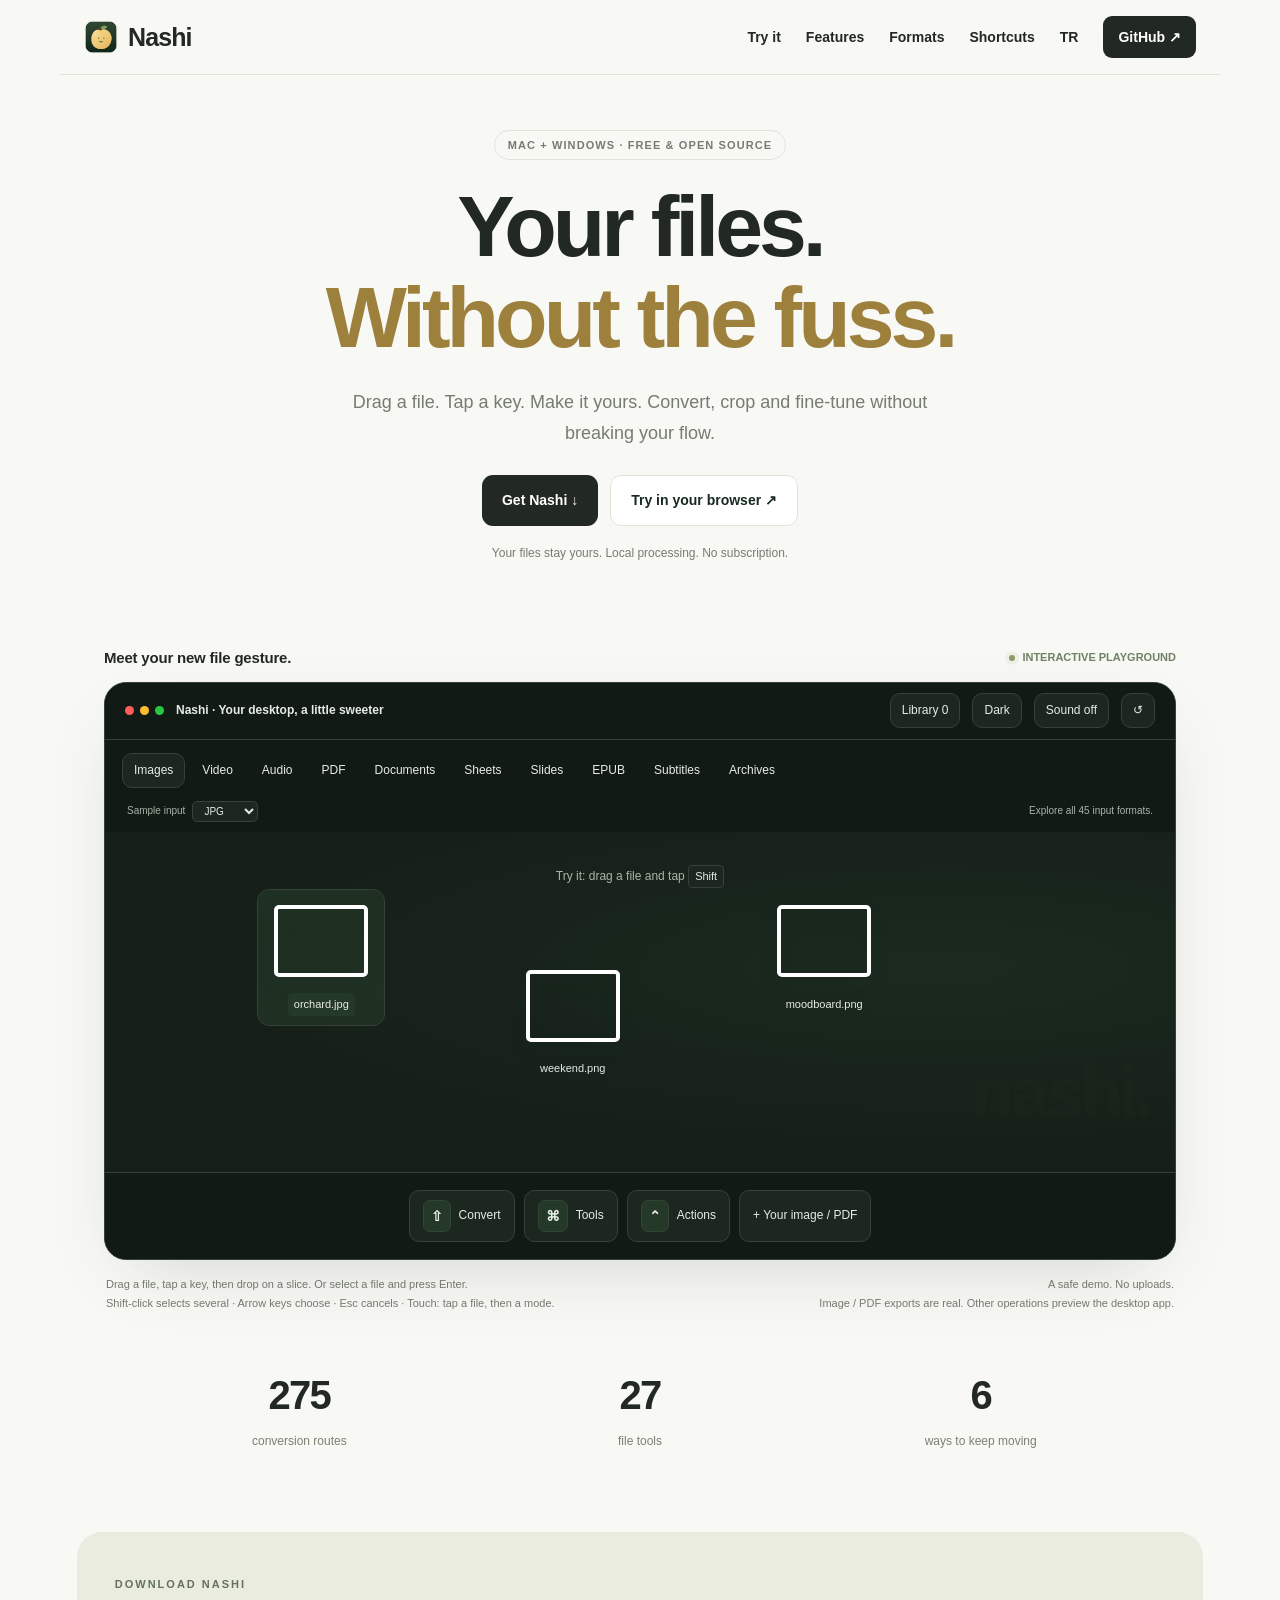
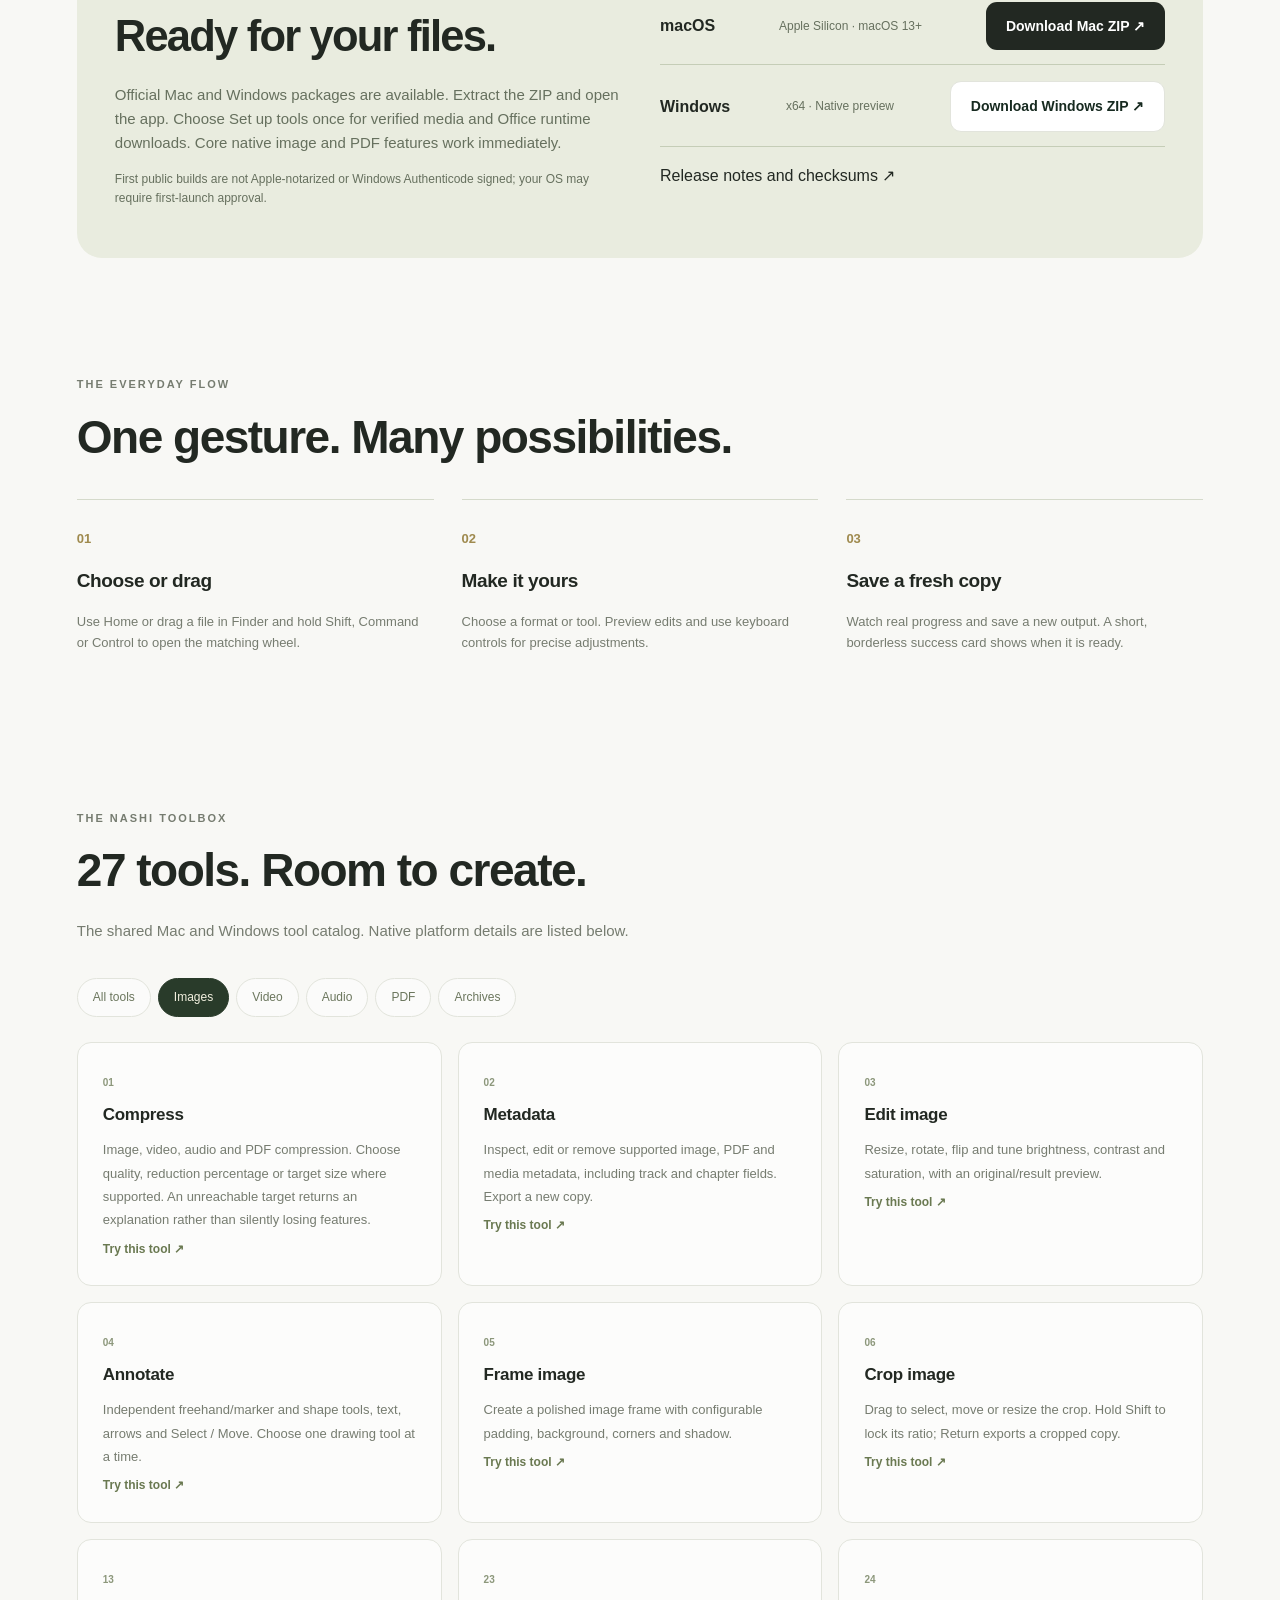
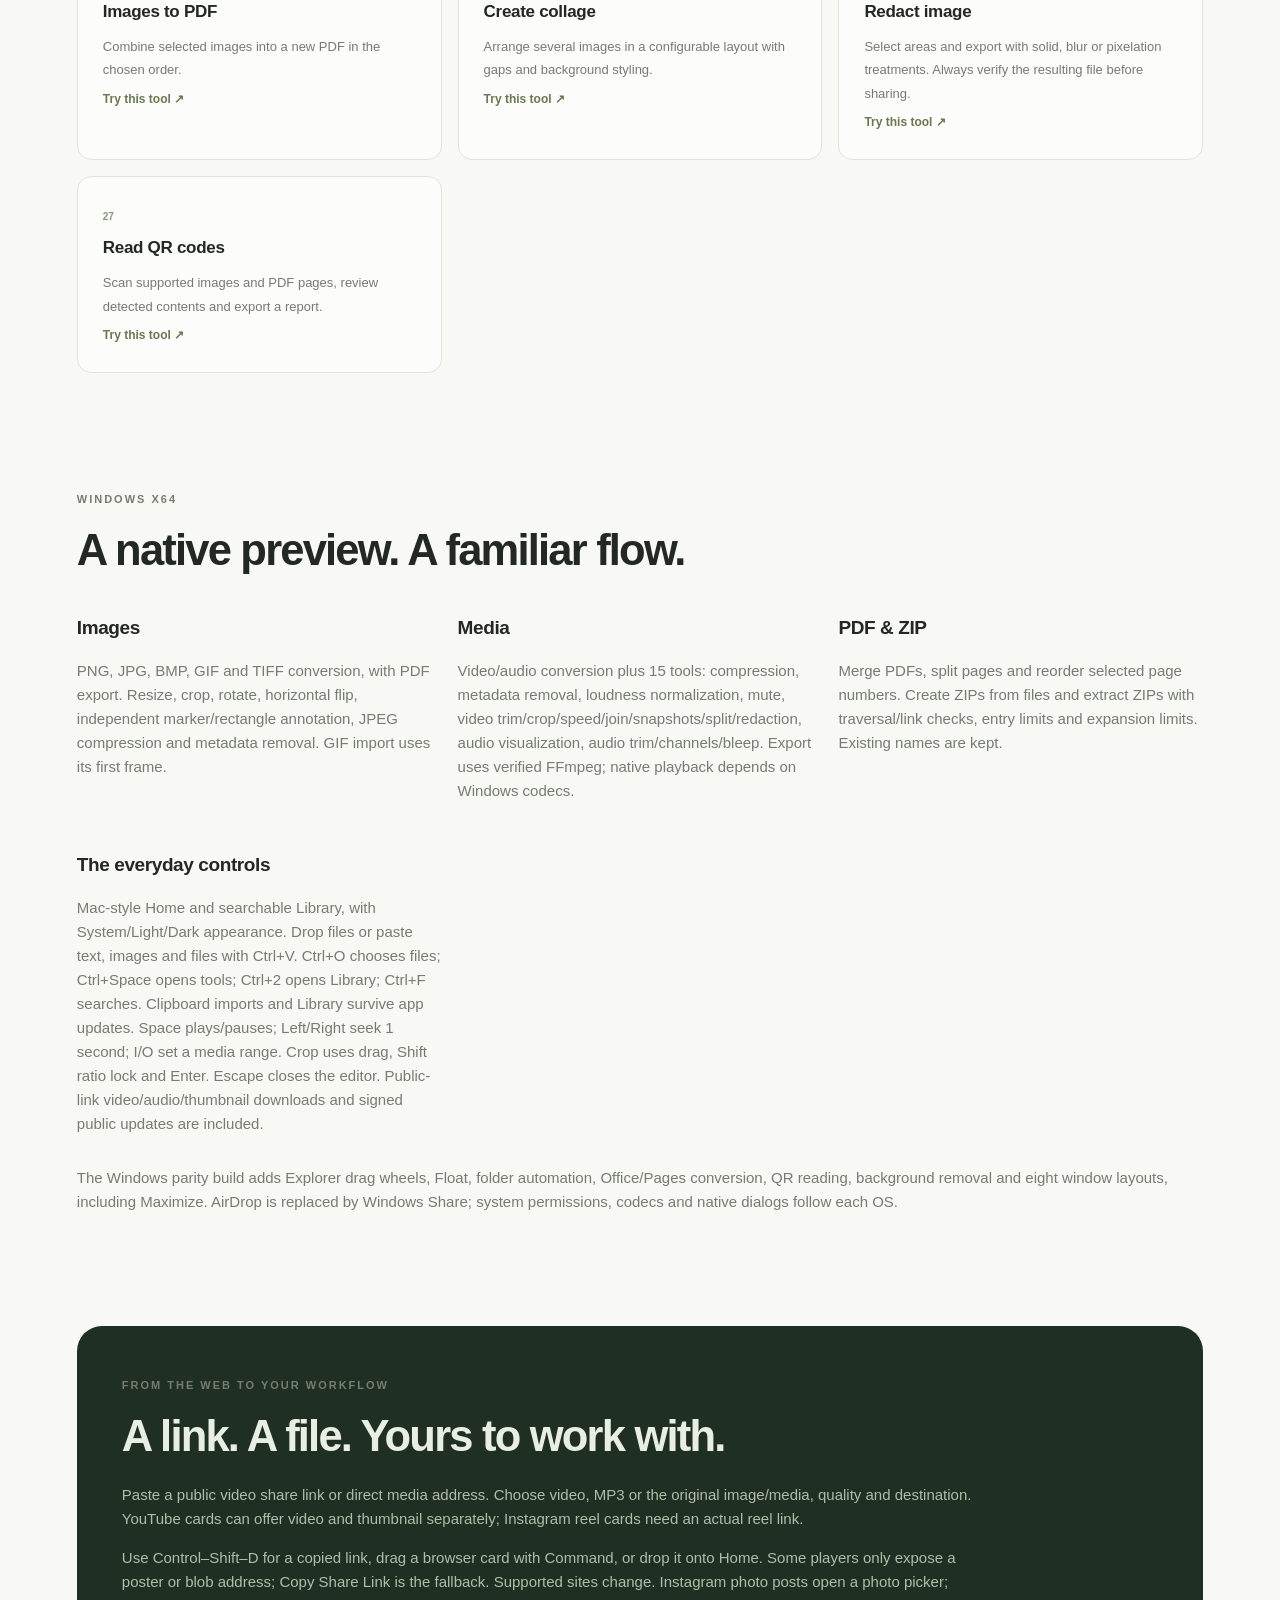
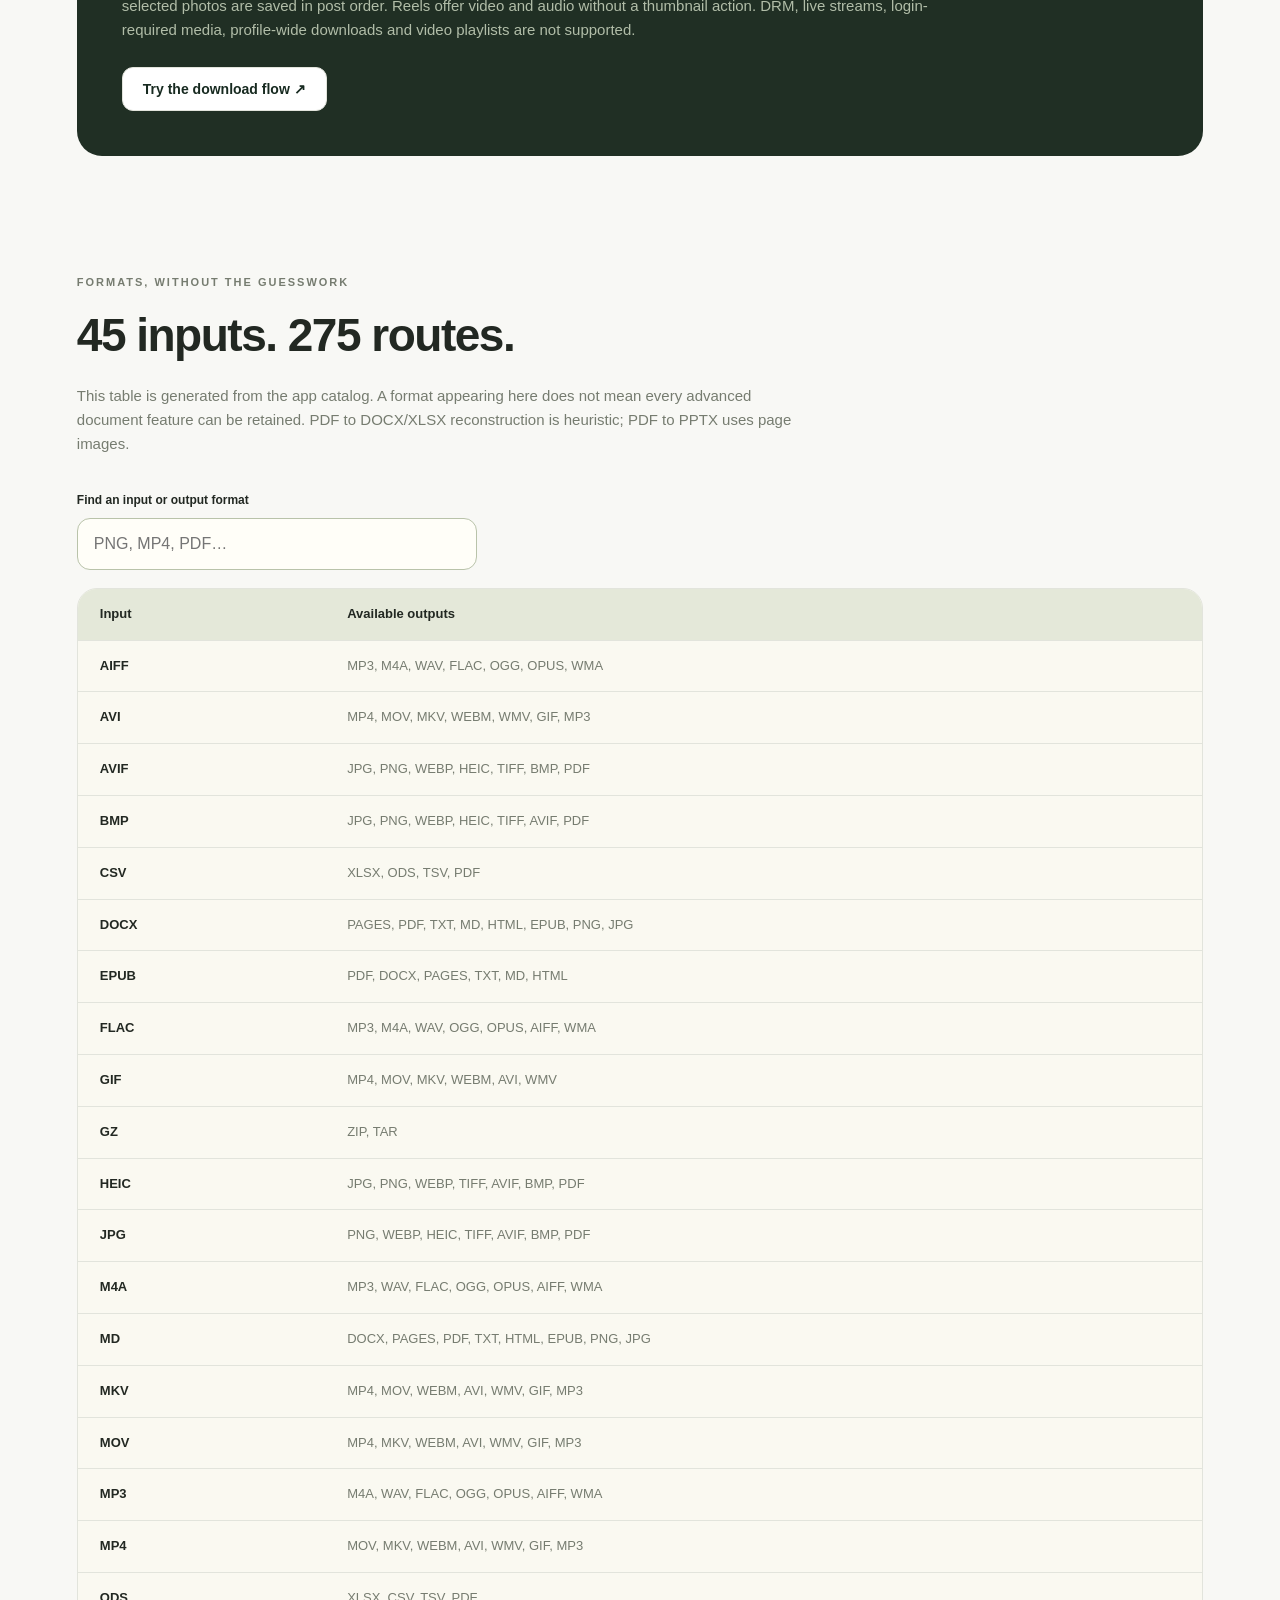
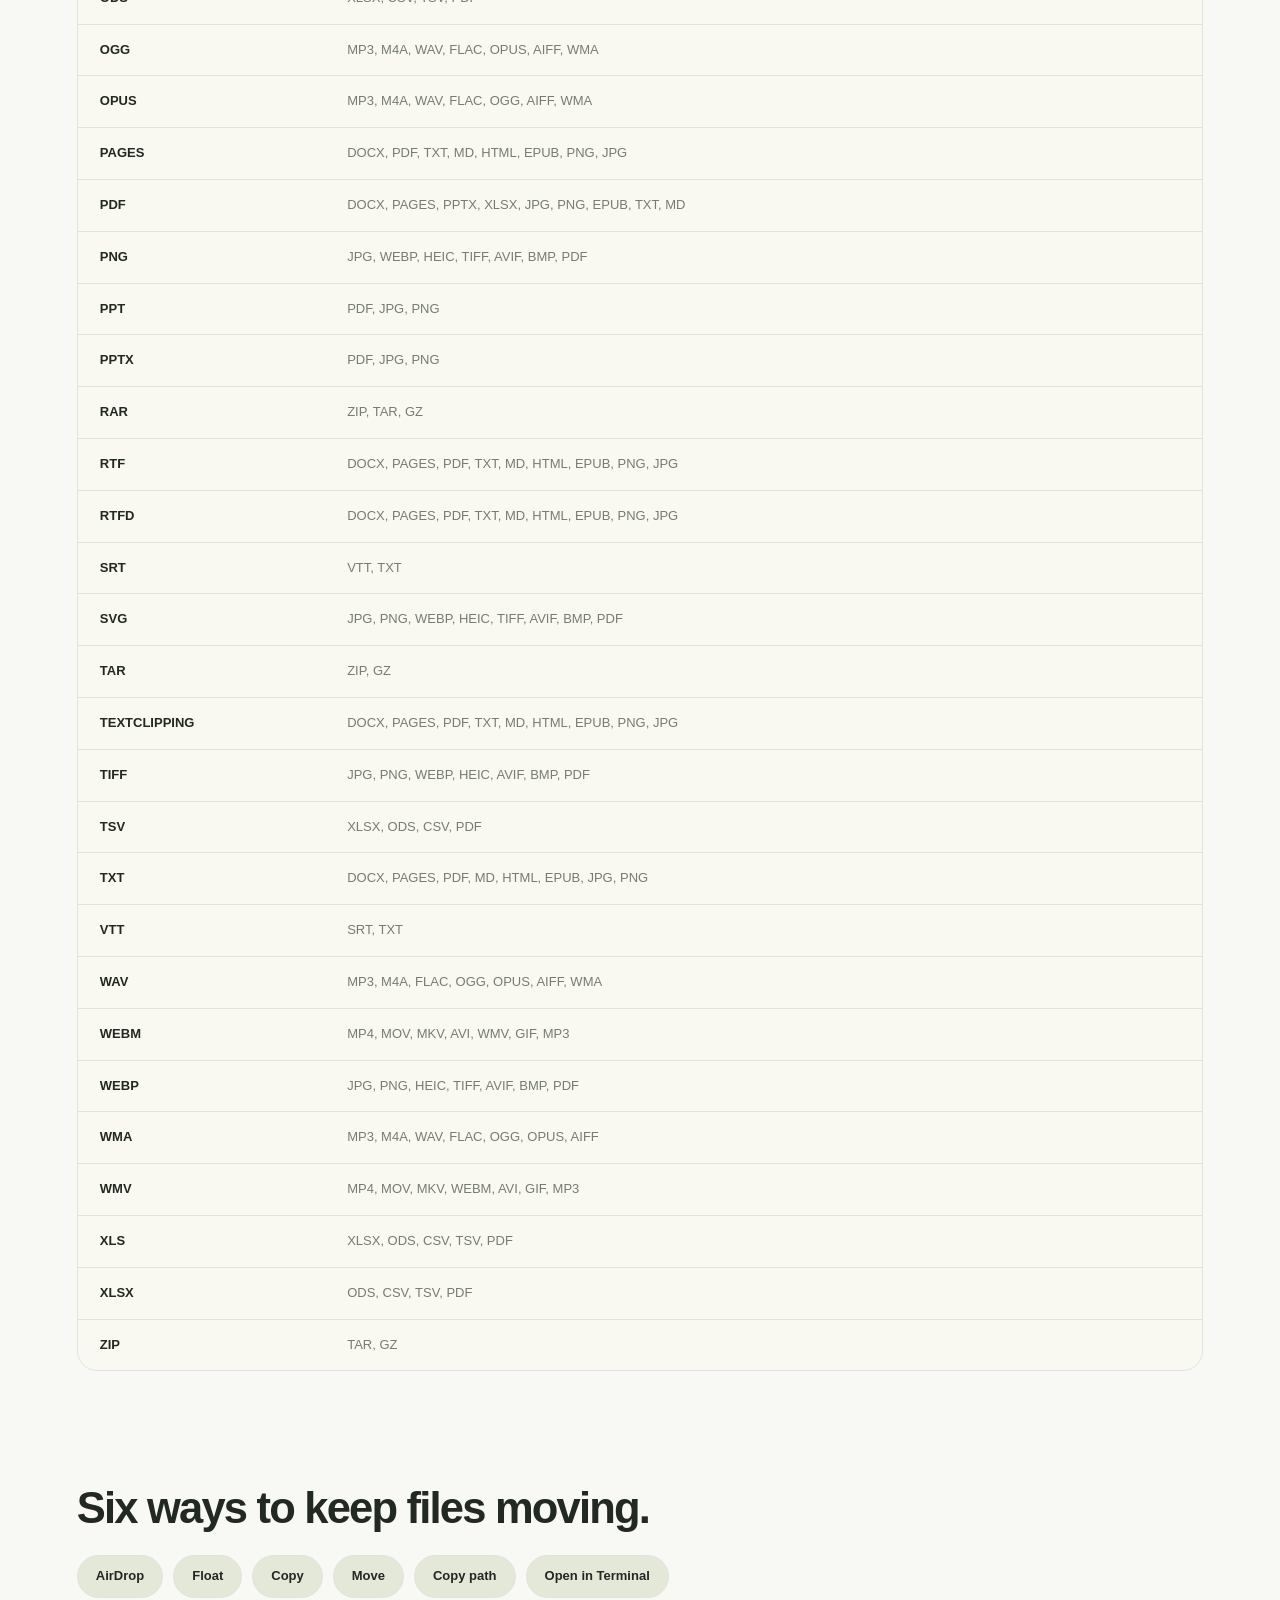
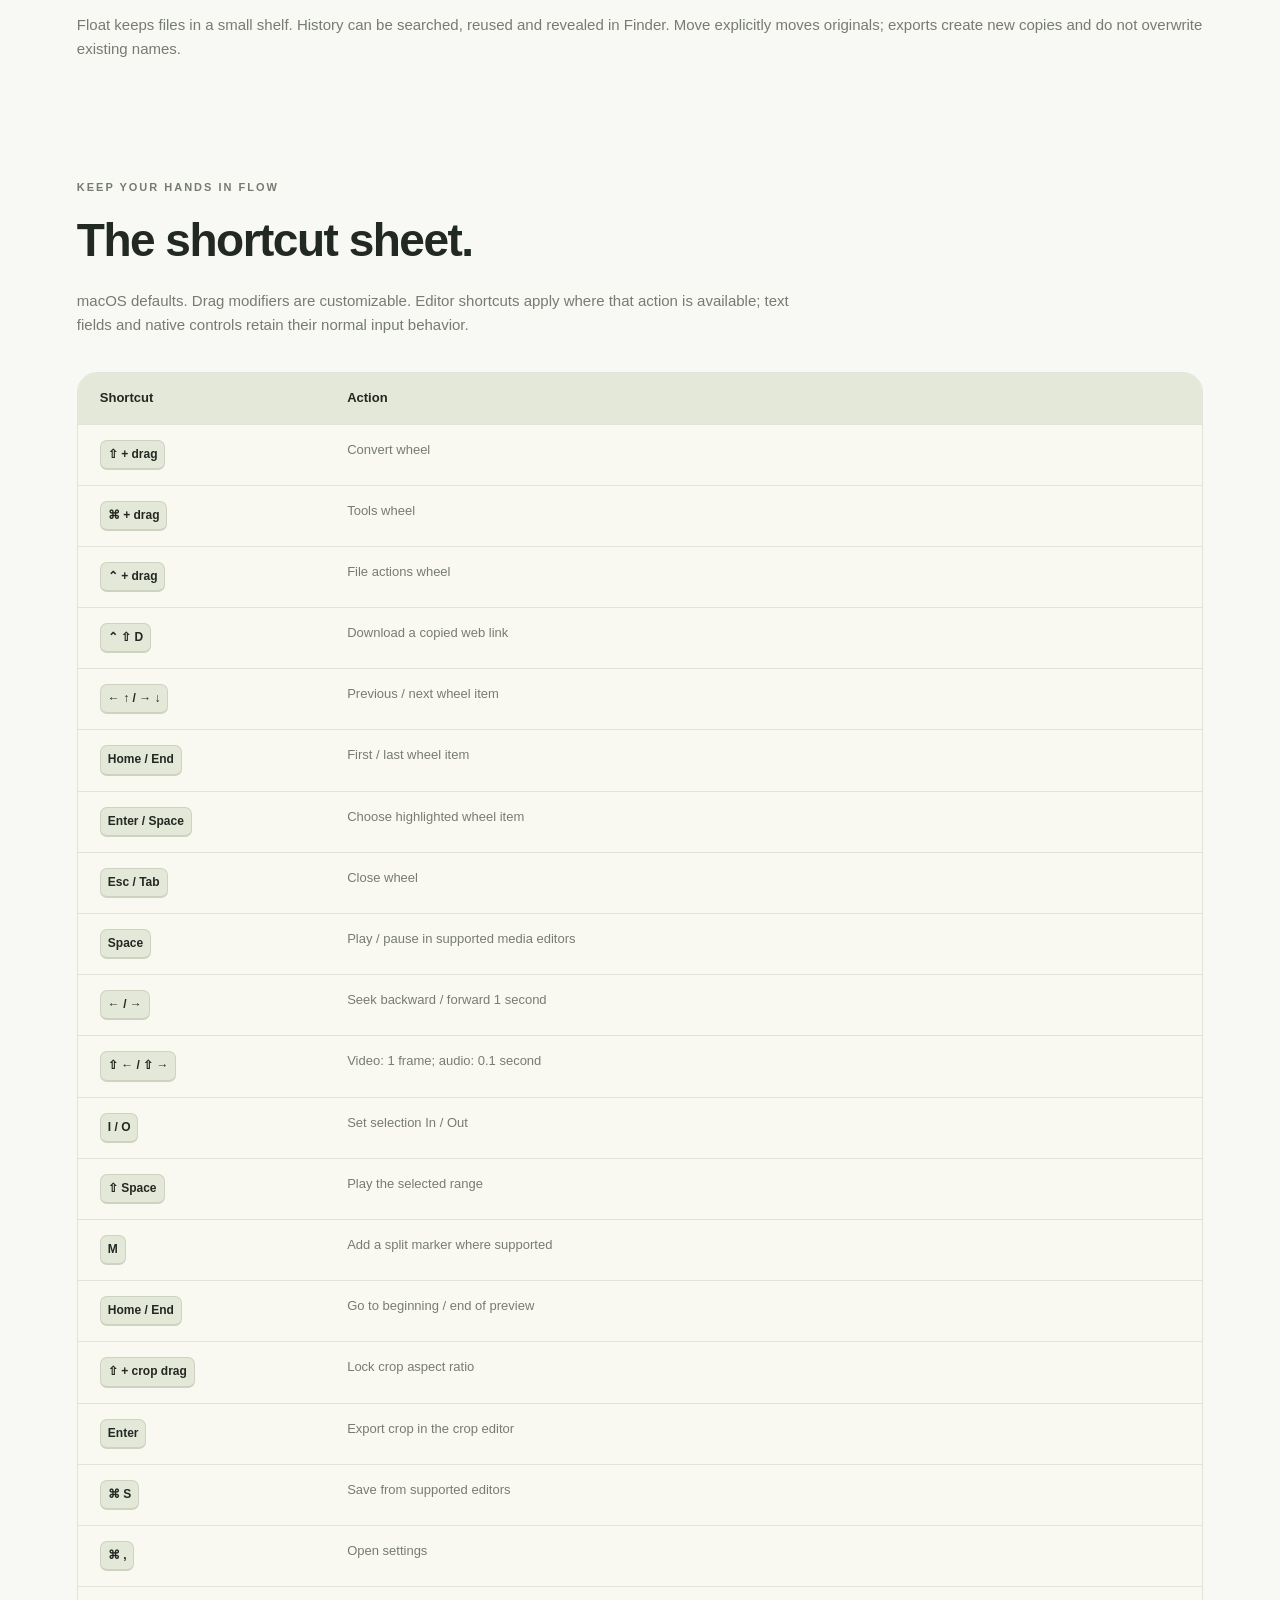
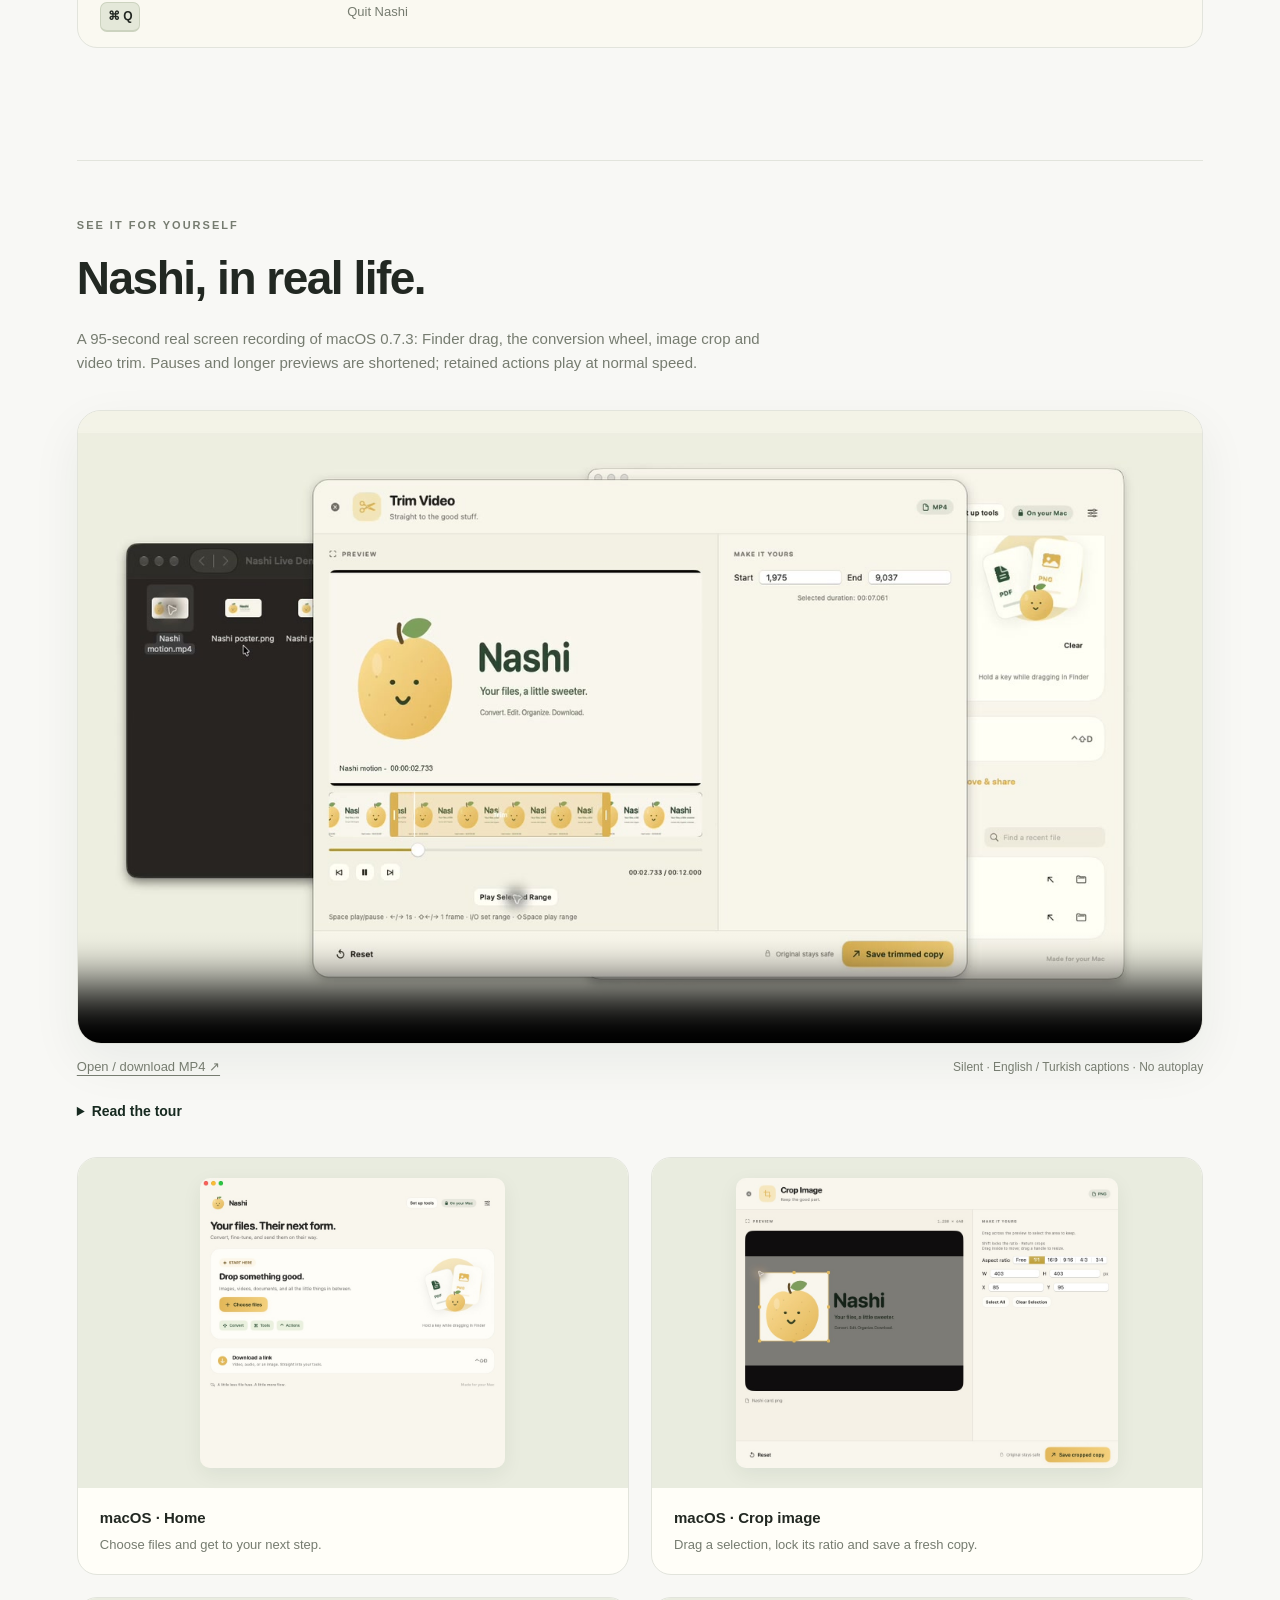
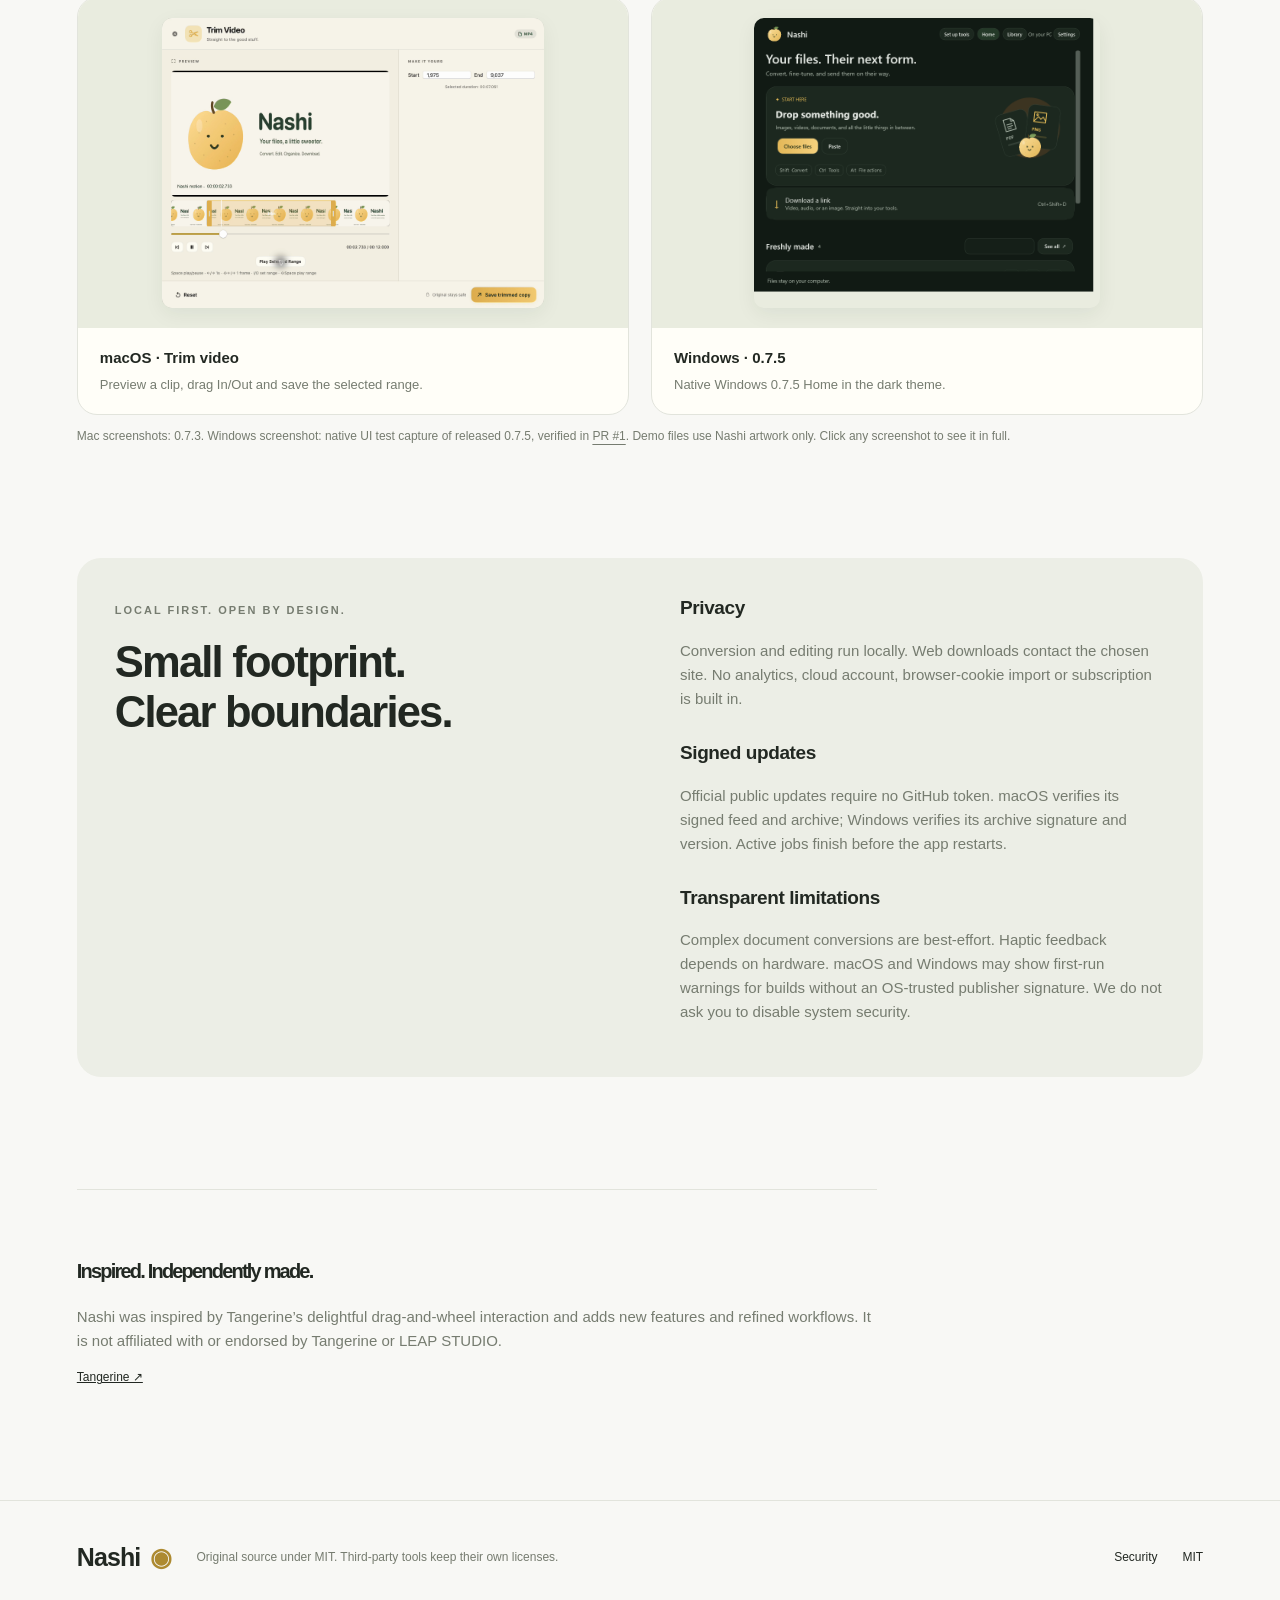
<file: docs/index.html>
<!doctype html>
<html lang="en"><head><meta charset="utf-8"><meta name="viewport" content="width=device-width,initial-scale=1">
<meta http-equiv="Content-Security-Policy" content="default-src 'none'; img-src 'self' blob: data:; media-src 'self' blob:; style-src 'self' 'unsafe-inline'; script-src 'self'; connect-src 'self' blob:; base-uri 'none'; form-action 'none'">
<meta name="description" content="Nashi: open-source local file conversion, editing, web downloads and a playful drag wheel. All features, formats and keyboard shortcuts.">
<title>Nashi — Your files, a little sweeter</title><link rel="icon" href="assets/nashi.png"><link rel="stylesheet" href="assets/site.css?v=03d6fb7e5bfe"><link rel="stylesheet" href="assets/playground.css?v=5bbb96a9c9c5"><script src="assets/vendor/pdf-lib.min.js" defer></script><script src="assets/playground.js?v=5bbb96a9c9c5" defer></script></head>
<body><a class="skip" href="#main">Skip to content</a><header><a class="brand" href="#"><img src="assets/nashi.png" alt="" width="42" height="42">Nashi</a><nav aria-label="Main navigation"><a href="#playground">Try it</a><a href="#features">Features</a><a href="#formats">Formats</a><a href="#shortcuts">Shortcuts</a><a href="tr/index.html">TR</a><a class="nav-github" href="https://github.com/orkunisitmak/nashi-app">GitHub ↗</a></nav></header>
<main id="main"><section class="hero"><span class="eyebrow">MAC + WINDOWS · FREE & OPEN SOURCE</span><h1>Your files.<br><em>Without the fuss.</em></h1><p class="intro">Drag a file. Tap a key. Make it yours. Convert, crop and fine-tune without breaking your flow.</p><div class="hero-actions"><a class="button primary" href="#download">Get Nashi ↓</a><a class="button secondary" href="#playground">Try in your browser ↗</a></div><p class="subtle">Your files stay yours. Local processing. No subscription.</p></section>
<section id="playground" aria-label="Interactive Nashi demo"><div class="live-loading">Preparing your demo desktop…</div><noscript><p class="demo-noscript">Enable JavaScript to try the interactive playground. You can also watch the recording below.</p></noscript></section>
<div class="demo-stats"><div><strong>275</strong><span>conversion routes</span></div><div><strong>27</strong><span>file tools</span></div><div><strong>6</strong><span>ways to keep moving</span></div></div>

<section class="status" id="download"><div><span class="eyebrow">Download Nashi</span><h2>Ready for your files.</h2><p>Official Mac and Windows packages are available. Extract the ZIP and open the app. Choose Set up tools once for verified media and Office runtime downloads. Core native image and PDF features work immediately.</p><p class="subtle">First public builds are not Apple-notarized or Windows Authenticode signed; your OS may require first-launch approval.</p></div><div class="platforms"><div><strong>macOS</strong><span>Apple Silicon · macOS 13+</span><a class="button primary" href="https://github.com/orkunisitmak/nashi-app/releases/latest/download/Nashi-macOS-arm64.zip">Download Mac ZIP ↗</a></div><div><strong>Windows</strong><span>x64 · Native preview</span><a class="button secondary" href="https://github.com/orkunisitmak/nashi-app/releases/latest/download/Nashi-Windows-x64.zip">Download Windows ZIP ↗</a></div><a href="https://github.com/orkunisitmak/nashi-app/releases/latest">Release notes and checksums ↗</a></div></section>
<section class="flow"><div class="section-heading"><span class="eyebrow">The everyday flow</span><h2>One gesture. Many possibilities.</h2></div><div class="flow-grid"><article><b>01</b><h3>Choose or drag</h3><p>Use Home or drag a file in Finder and hold Shift, Command or Control to open the matching wheel.</p></article><article><b>02</b><h3>Make it yours</h3><p>Choose a format or tool. Preview edits and use keyboard controls for precise adjustments.</p></article><article><b>03</b><h3>Save a fresh copy</h3><p>Watch real progress and save a new output. A short, borderless success card shows when it is ready.</p></article></div></section>
<section id="features"><div class="section-heading"><span class="eyebrow">The Nashi toolbox</span><h2>27 tools. Room to create.</h2><p>The shared Mac and Windows tool catalog. Native platform details are listed below.</p></div><div class="tool-grid"><article class="tool"><span class="tool-number">01</span><h3>Compress</h3><p>Image, video, audio and PDF compression. Choose quality, reduction percentage or target size where supported. An unreachable target returns an explanation rather than silently losing features.</p><button class="try-tool" data-try-tool="compress">Try this tool ↗</button></article><article class="tool"><span class="tool-number">02</span><h3>Metadata</h3><p>Inspect, edit or remove supported image, PDF and media metadata, including track and chapter fields. Export a new copy.</p><button class="try-tool" data-try-tool="removeMetadata">Try this tool ↗</button></article><article class="tool"><span class="tool-number">03</span><h3>Edit image</h3><p>Resize, rotate, flip and tune brightness, contrast and saturation, with an original/result preview.</p><button class="try-tool" data-try-tool="editImage">Try this tool ↗</button></article><article class="tool"><span class="tool-number">04</span><h3>Annotate</h3><p>Independent freehand/marker and shape tools, text, arrows and Select / Move. Choose one drawing tool at a time.</p><button class="try-tool" data-try-tool="annotateImage">Try this tool ↗</button></article><article class="tool"><span class="tool-number">05</span><h3>Frame image</h3><p>Create a polished image frame with configurable padding, background, corners and shadow.</p><button class="try-tool" data-try-tool="frameImage">Try this tool ↗</button></article><article class="tool"><span class="tool-number">06</span><h3>Crop image</h3><p>Drag to select, move or resize the crop. Hold Shift to lock its ratio; Return exports a cropped copy.</p><button class="try-tool" data-try-tool="cropImage">Try this tool ↗</button></article><article class="tool"><span class="tool-number">07</span><h3>Normalize audio</h3><p>Analyze loudness, then export with integrated-loudness, loudness-range and true-peak targets.</p><button class="try-tool" data-try-tool="normalizeAudio">Try this tool ↗</button></article><article class="tool"><span class="tool-number">08</span><h3>Remove audio</h3><p>Create a silent video copy while keeping the video stream.</p><button class="try-tool" data-try-tool="muteVideo">Try this tool ↗</button></article><article class="tool"><span class="tool-number">09</span><h3>Trim video</h3><p>Preview, drag In/Out handles, move the selection and export its range. Keyboard playback, seeking and I/O marks help refine cuts.</p><button class="try-tool" data-try-tool="trimVideo">Try this tool ↗</button></article><article class="tool"><span class="tool-number">10</span><h3>Split PDF</h3><p>Split selected pages into individual files or groups. Specify page ranges and pages per file.</p><button class="try-tool" data-try-tool="splitPDF">Try this tool ↗</button></article><article class="tool"><span class="tool-number">11</span><h3>Organize PDF</h3><p>Reorder, remove and rotate pages. Optional uniform-width output is limited when document features cannot be safely preserved.</p><button class="try-tool" data-try-tool="organizePDF">Try this tool ↗</button></article><article class="tool"><span class="tool-number">12</span><h3>Extract archives</h3><p>Extract ZIP, TAR, GZIP and RAR into a new folder. Path and link validation keeps entries inside that folder.</p><button class="try-tool" data-try-tool="extractArchive">Try this tool ↗</button></article><article class="tool"><span class="tool-number">13</span><h3>Images to PDF</h3><p>Combine selected images into a new PDF in the chosen order.</p><button class="try-tool" data-try-tool="createPDF">Try this tool ↗</button></article><article class="tool"><span class="tool-number">14</span><h3>Merge PDFs</h3><p>Combine several PDFs while preserving supported page content and navigation. Originals remain unchanged.</p><button class="try-tool" data-try-tool="mergePDF">Try this tool ↗</button></article><article class="tool"><span class="tool-number">15</span><h3>Crop video</h3><p>Select a region directly on the video preview. Drag, resize, use Shift ratio lock and Return to export.</p><button class="try-tool" data-try-tool="cropVideo">Try this tool ↗</button></article><article class="tool"><span class="tool-number">16</span><h3>Change speed</h3><p>Change video speed with matching audio tempo and preview controls.</p><button class="try-tool" data-try-tool="changeVideoSpeed">Try this tool ↗</button></article><article class="tool"><span class="tool-number">17</span><h3>Join videos</h3><p>Join multiple clips in order, adapting geometry, frame rate and audio layout to a consistent output.</p><button class="try-tool" data-try-tool="joinVideos">Try this tool ↗</button></article><article class="tool"><span class="tool-number">18</span><h3>Video snapshots</h3><p>Choose timestamps and save still frames as new PNG files.</p><button class="try-tool" data-try-tool="videoSnapshots">Try this tool ↗</button></article><article class="tool"><span class="tool-number">19</span><h3>Split video</h3><p>Split at markers, equal clip counts or intervals. Remove unwanted segments; save separately or join retained clips.</p><button class="try-tool" data-try-tool="splitVideo">Try this tool ↗</button></article><article class="tool"><span class="tool-number">20</span><h3>Audio to video</h3><p>Create a waveform, spectrum, frequency-bar or still-image video from an audio file.</p><button class="try-tool" data-try-tool="audioToVideo">Try this tool ↗</button></article><article class="tool"><span class="tool-number">21</span><h3>Trim audio</h3><p>Waveform preview, In/Out handles and selected-range playback. Optional silence trimming and keyboard seeking.</p><button class="try-tool" data-try-tool="trimAudio">Try this tool ↗</button></article><article class="tool"><span class="tool-number">22</span><h3>Audio channels</h3><p>Convert mono/stereo and set left/right levels, with channel previews.</p><button class="try-tool" data-try-tool="audioChannels">Try this tool ↗</button></article><article class="tool"><span class="tool-number">23</span><h3>Create collage</h3><p>Arrange several images in a configurable layout with gaps and background styling.</p><button class="try-tool" data-try-tool="createCollage">Try this tool ↗</button></article><article class="tool"><span class="tool-number">24</span><h3>Redact image</h3><p>Select areas and export with solid, blur or pixelation treatments. Always verify the resulting file before sharing.</p><button class="try-tool" data-try-tool="redactImage">Try this tool ↗</button></article><article class="tool"><span class="tool-number">25</span><h3>Redact video</h3><p>Define rectangular regions and time ranges for solid, blur or pixelated redaction.</p><button class="try-tool" data-try-tool="redactVideo">Try this tool ↗</button></article><article class="tool"><span class="tool-number">26</span><h3>Redact audio</h3><p>Choose intervals to replace with a bleep or silence; preserve the rest of the audio.</p><button class="try-tool" data-try-tool="redactAudio">Try this tool ↗</button></article><article class="tool"><span class="tool-number">27</span><h3>Read QR codes</h3><p>Scan supported images and PDF pages, review detected contents and export a report.</p><button class="try-tool" data-try-tool="readQRCode">Try this tool ↗</button></article></div></section>
<section id="windows" class="actions"><span class="eyebrow">Windows x64</span><h2>A native preview. A familiar flow.</h2><div class="tool-grid"><article><h3>Images</h3><p>PNG, JPG, BMP, GIF and TIFF conversion, with PDF export. Resize, crop, rotate, horizontal flip, independent marker/rectangle annotation, JPEG compression and metadata removal. GIF import uses its first frame.</p></article><article><h3>Media</h3><p>Video/audio conversion plus 15 tools: compression, metadata removal, loudness normalization, mute, video trim/crop/speed/join/snapshots/split/redaction, audio visualization, audio trim/channels/bleep. Export uses verified FFmpeg; native playback depends on Windows codecs.</p></article><article><h3>PDF & ZIP</h3><p>Merge PDFs, split pages and reorder selected page numbers. Create ZIPs from files and extract ZIPs with traversal/link checks, entry limits and expansion limits. Existing names are kept.</p></article><article><h3>The everyday controls</h3><p>Mac-style Home and searchable Library, with System/Light/Dark appearance. Drop files or paste text, images and files with Ctrl+V. Ctrl+O chooses files; Ctrl+Space opens tools; Ctrl+2 opens Library; Ctrl+F searches. Clipboard imports and Library survive app updates. Space plays/pauses; Left/Right seek 1 second; I/O set a media range. Crop uses drag, Shift ratio lock and Enter. Escape closes the editor. Public-link video/audio/thumbnail downloads and signed public updates are included.</p></article></div><p>The Windows parity build adds Explorer drag wheels, Float, folder automation, Office/Pages conversion, QR reading, background removal and eight window layouts, including Maximize. AirDrop is replaced by Windows Share; system permissions, codecs and native dialogs follow each OS.</p></section>
<section class="web-feature"><span class="eyebrow">From the web to your workflow</span><h2>A link. A file. Yours to work with.</h2><p>Paste a public video share link or direct media address. Choose video, MP3 or the original image/media, quality and destination. YouTube cards can offer video and thumbnail separately; Instagram reel cards need an actual reel link.</p><p>Use Control–Shift–D for a copied link, drag a browser card with Command, or drop it onto Home. Some players only expose a poster or blob address; Copy Share Link is the fallback. Supported sites change. Instagram photo posts open a photo picker; selected photos are saved in post order. Reels offer video and audio without a thumbnail action. DRM, live streams, login-required media, profile-wide downloads and video playlists are not supported.</p><button id="try-download" class="button secondary">Try the download flow ↗</button></section>
<section id="formats"><div class="section-heading"><span class="eyebrow">Formats, without the guesswork</span><h2>45 inputs. 275 routes.</h2><p>This table is generated from the app catalog. A format appearing here does not mean every advanced document feature can be retained. PDF to DOCX/XLSX reconstruction is heuristic; PDF to PPTX uses page images.</p></div><label class="search-label" for="format-search">Find an input or output format</label><input id="format-search" type="search" placeholder="PNG, MP4, PDF…" autocomplete="off"><div class="table-wrap"><table id="format-table"><thead><tr><th>Input</th><th>Available outputs</th></tr></thead><tbody><tr><th scope="row">AIFF</th><td>MP3, M4A, WAV, FLAC, OGG, OPUS, WMA</td></tr><tr><th scope="row">AVI</th><td>MP4, MOV, MKV, WEBM, WMV, GIF, MP3</td></tr><tr><th scope="row">AVIF</th><td>JPG, PNG, WEBP, HEIC, TIFF, BMP, PDF</td></tr><tr><th scope="row">BMP</th><td>JPG, PNG, WEBP, HEIC, TIFF, AVIF, PDF</td></tr><tr><th scope="row">CSV</th><td>XLSX, ODS, TSV, PDF</td></tr><tr><th scope="row">DOCX</th><td>PAGES, PDF, TXT, MD, HTML, EPUB, PNG, JPG</td></tr><tr><th scope="row">EPUB</th><td>PDF, DOCX, PAGES, TXT, MD, HTML</td></tr><tr><th scope="row">FLAC</th><td>MP3, M4A, WAV, OGG, OPUS, AIFF, WMA</td></tr><tr><th scope="row">GIF</th><td>MP4, MOV, MKV, WEBM, AVI, WMV</td></tr><tr><th scope="row">GZ</th><td>ZIP, TAR</td></tr><tr><th scope="row">HEIC</th><td>JPG, PNG, WEBP, TIFF, AVIF, BMP, PDF</td></tr><tr><th scope="row">JPG</th><td>PNG, WEBP, HEIC, TIFF, AVIF, BMP, PDF</td></tr><tr><th scope="row">M4A</th><td>MP3, WAV, FLAC, OGG, OPUS, AIFF, WMA</td></tr><tr><th scope="row">MD</th><td>DOCX, PAGES, PDF, TXT, HTML, EPUB, PNG, JPG</td></tr><tr><th scope="row">MKV</th><td>MP4, MOV, WEBM, AVI, WMV, GIF, MP3</td></tr><tr><th scope="row">MOV</th><td>MP4, MKV, WEBM, AVI, WMV, GIF, MP3</td></tr><tr><th scope="row">MP3</th><td>M4A, WAV, FLAC, OGG, OPUS, AIFF, WMA</td></tr><tr><th scope="row">MP4</th><td>MOV, MKV, WEBM, AVI, WMV, GIF, MP3</td></tr><tr><th scope="row">ODS</th><td>XLSX, CSV, TSV, PDF</td></tr><tr><th scope="row">OGG</th><td>MP3, M4A, WAV, FLAC, OPUS, AIFF, WMA</td></tr><tr><th scope="row">OPUS</th><td>MP3, M4A, WAV, FLAC, OGG, AIFF, WMA</td></tr><tr><th scope="row">PAGES</th><td>DOCX, PDF, TXT, MD, HTML, EPUB, PNG, JPG</td></tr><tr><th scope="row">PDF</th><td>DOCX, PAGES, PPTX, XLSX, JPG, PNG, EPUB, TXT, MD</td></tr><tr><th scope="row">PNG</th><td>JPG, WEBP, HEIC, TIFF, AVIF, BMP, PDF</td></tr><tr><th scope="row">PPT</th><td>PDF, JPG, PNG</td></tr><tr><th scope="row">PPTX</th><td>PDF, JPG, PNG</td></tr><tr><th scope="row">RAR</th><td>ZIP, TAR, GZ</td></tr><tr><th scope="row">RTF</th><td>DOCX, PAGES, PDF, TXT, MD, HTML, EPUB, PNG, JPG</td></tr><tr><th scope="row">RTFD</th><td>DOCX, PAGES, PDF, TXT, MD, HTML, EPUB, PNG, JPG</td></tr><tr><th scope="row">SRT</th><td>VTT, TXT</td></tr><tr><th scope="row">SVG</th><td>JPG, PNG, WEBP, HEIC, TIFF, AVIF, BMP, PDF</td></tr><tr><th scope="row">TAR</th><td>ZIP, GZ</td></tr><tr><th scope="row">TEXTCLIPPING</th><td>DOCX, PAGES, PDF, TXT, MD, HTML, EPUB, PNG, JPG</td></tr><tr><th scope="row">TIFF</th><td>JPG, PNG, WEBP, HEIC, AVIF, BMP, PDF</td></tr><tr><th scope="row">TSV</th><td>XLSX, ODS, CSV, PDF</td></tr><tr><th scope="row">TXT</th><td>DOCX, PAGES, PDF, MD, HTML, EPUB, JPG, PNG</td></tr><tr><th scope="row">VTT</th><td>SRT, TXT</td></tr><tr><th scope="row">WAV</th><td>MP3, M4A, FLAC, OGG, OPUS, AIFF, WMA</td></tr><tr><th scope="row">WEBM</th><td>MP4, MOV, MKV, AVI, WMV, GIF, MP3</td></tr><tr><th scope="row">WEBP</th><td>JPG, PNG, HEIC, TIFF, AVIF, BMP, PDF</td></tr><tr><th scope="row">WMA</th><td>MP3, M4A, WAV, FLAC, OGG, OPUS, AIFF</td></tr><tr><th scope="row">WMV</th><td>MP4, MOV, MKV, WEBM, AVI, GIF, MP3</td></tr><tr><th scope="row">XLS</th><td>XLSX, ODS, CSV, TSV, PDF</td></tr><tr><th scope="row">XLSX</th><td>ODS, CSV, TSV, PDF</td></tr><tr><th scope="row">ZIP</th><td>TAR, GZ</td></tr></tbody></table></div></section>
<section class="actions"><h2>Six ways to keep files moving.</h2><div class="action-list"><span>AirDrop</span><span>Float</span><span>Copy</span><span>Move</span><span>Copy path</span><span>Open in Terminal</span></div><p>Float keeps files in a small shelf. History can be searched, reused and revealed in Finder. Move explicitly moves originals; exports create new copies and do not overwrite existing names.</p></section>
<section id="shortcuts"><div class="section-heading"><span class="eyebrow">Keep your hands in flow</span><h2>The shortcut sheet.</h2><p>macOS defaults. Drag modifiers are customizable. Editor shortcuts apply where that action is available; text fields and native controls retain their normal input behavior.</p></div><div class="table-wrap"><table><thead><tr><th>Shortcut</th><th>Action</th></tr></thead><tbody><tr><th scope="row"><kbd>⇧ + drag</kbd></th><td>Convert wheel</td></tr><tr><th scope="row"><kbd>⌘ + drag</kbd></th><td>Tools wheel</td></tr><tr><th scope="row"><kbd>⌃ + drag</kbd></th><td>File actions wheel</td></tr><tr><th scope="row"><kbd>⌃ ⇧ D</kbd></th><td>Download a copied web link</td></tr><tr><th scope="row"><kbd>← ↑ / → ↓</kbd></th><td>Previous / next wheel item</td></tr><tr><th scope="row"><kbd>Home / End</kbd></th><td>First / last wheel item</td></tr><tr><th scope="row"><kbd>Enter / Space</kbd></th><td>Choose highlighted wheel item</td></tr><tr><th scope="row"><kbd>Esc / Tab</kbd></th><td>Close wheel</td></tr><tr><th scope="row"><kbd>Space</kbd></th><td>Play / pause in supported media editors</td></tr><tr><th scope="row"><kbd>← / →</kbd></th><td>Seek backward / forward 1 second</td></tr><tr><th scope="row"><kbd>⇧ ← / ⇧ →</kbd></th><td>Video: 1 frame; audio: 0.1 second</td></tr><tr><th scope="row"><kbd>I / O</kbd></th><td>Set selection In / Out</td></tr><tr><th scope="row"><kbd>⇧ Space</kbd></th><td>Play the selected range</td></tr><tr><th scope="row"><kbd>M</kbd></th><td>Add a split marker where supported</td></tr><tr><th scope="row"><kbd>Home / End</kbd></th><td>Go to beginning / end of preview</td></tr><tr><th scope="row"><kbd>⇧ + crop drag</kbd></th><td>Lock crop aspect ratio</td></tr><tr><th scope="row"><kbd>Enter</kbd></th><td>Export crop in the crop editor</td></tr><tr><th scope="row"><kbd>⌘ S</kbd></th><td>Save from supported editors</td></tr><tr><th scope="row"><kbd>⌘ ,</kbd></th><td>Open settings</td></tr><tr><th scope="row"><kbd>⌘ Q</kbd></th><td>Quit Nashi</td></tr></tbody></table></div></section>
<section id="demo" class="showcase">
<div class="section-heading"><span class="eyebrow">See it for yourself</span><h2>Nashi, in real life.</h2><p>A 95-second real screen recording of macOS 0.7.3: Finder drag, the conversion wheel, image crop and video trim. Pauses and longer previews are shortened; retained actions play at normal speed.</p></div>
<div class="demo-player"><video controls playsinline preload="metadata" poster="assets/showcase/demo-poster.jpg?v=50e9219b2083" width="1440" height="810" aria-label="Nashi real screen recording"><source src="assets/showcase/nashi-demo.mp4?v=50e9219b2083" type="video/mp4"><track kind="captions" src="assets/showcase/demo-en.vtt?v=50e9219b2083" srclang="en" label="English" default><track kind="captions" src="assets/showcase/demo-tr.vtt?v=50e9219b2083" srclang="tr" label="Türkçe" ><a href="assets/showcase/nashi-demo.mp4?v=50e9219b2083">Open the MP4 demo</a></video></div>
<p class="demo-links"><a href="assets/showcase/nashi-demo.mp4?v=50e9219b2083">Open / download MP4 ↗</a><span>Silent · English / Turkish captions · No autoplay</span></p>
<details class="demo-transcript"><summary>Read the tour</summary><ol><li>Drag an image in Finder while holding Shift.</li><li>Drop on JPG in the conversion wheel to create a new copy.</li><li>In Crop Image, drag a selection. Shift locks the aspect ratio; Return saves a cropped copy.</li><li>Drag a video while holding Command, then choose Trim Video. Space controls playback; drag In and Out to set the range. Preview it and save a fresh trimmed copy.</li><li>Find the outputs in Freshly made and Finder. The demo creates a JPG, a 410×410 crop and a 7.07-second trimmed clip from a 12-second source; originals remain unchanged.</li></ol></details>
<div class="screenshot-grid"><figure class="screenshot-card"><a href="assets/showcase/mac-home.png"><img src="assets/showcase/mac-home.png" alt="macOS · Home" loading="lazy" width="820" height="780"></a><figcaption><strong>macOS · Home</strong><span>Choose files and get to your next step.</span></figcaption></figure><figure class="screenshot-card"><a href="assets/showcase/mac-crop.png"><img src="assets/showcase/mac-crop.png" alt="macOS · Crop image" loading="lazy" width="1000" height="760"></a><figcaption><strong>macOS · Crop image</strong><span>Drag a selection, lock its ratio and save a fresh copy.</span></figcaption></figure><figure class="screenshot-card"><a href="assets/showcase/mac-trim.png"><img src="assets/showcase/mac-trim.png" alt="macOS · Trim video" loading="lazy" width="1000" height="760"></a><figcaption><strong>macOS · Trim video</strong><span>Preview a clip, drag In/Out and save the selected range.</span></figcaption></figure><figure class="screenshot-card"><a href="assets/showcase/windows-home-preview.png"><img src="assets/showcase/windows-home-preview.png" alt="Windows · 0.7.5" loading="lazy" width="820" height="756"></a><figcaption><strong>Windows · 0.7.5</strong><span>Native Windows 0.7.5 Home in the dark theme.</span></figcaption></figure></div>
<p class="subtle">Mac screenshots: 0.7.3. Windows screenshot: native UI test capture of released 0.7.5, verified in <a href="https://github.com/orkunisitmak/nashi-app/pull/1">PR #1</a>. Demo files use Nashi artwork only. Click any screenshot to see it in full.</p>
</section>
<section class="trust"><div><span class="eyebrow">Local first. Open by design.</span><h2>Small footprint.<br>Clear boundaries.</h2></div><div><h3>Privacy</h3><p>Conversion and editing run locally. Web downloads contact the chosen site. No analytics, cloud account, browser-cookie import or subscription is built in.</p><h3>Signed updates</h3><p>Official public updates require no GitHub token. macOS verifies its signed feed and archive; Windows verifies its archive signature and version. Active jobs finish before the app restarts.</p><h3>Transparent limitations</h3><p>Complex document conversions are best-effort. Haptic feedback depends on hardware. macOS and Windows may show first-run warnings for builds without an OS-trusted publisher signature. We do not ask you to disable system security.</p></div></section>
<section class="inspiration"><h2>Inspired. Independently made.</h2><p>Nashi was inspired by Tangerine’s delightful drag-and-wheel interaction and adds new features and refined workflows. It is not affiliated with or endorsed by Tangerine or LEAP STUDIO.</p><a href="https://tangerineformac.com/">Tangerine ↗</a></section></main>
<footer><a class="brand" href="#">Nashi <span>◉</span></a><p>Original source under MIT. Third-party tools keep their own licenses.</p><a href="https://github.com/orkunisitmak/nashi-app/blob/main/SECURITY.md">Security</a><a href="https://github.com/orkunisitmak/nashi-app/blob/main/LICENSE">MIT</a></footer></body></html>
</file>
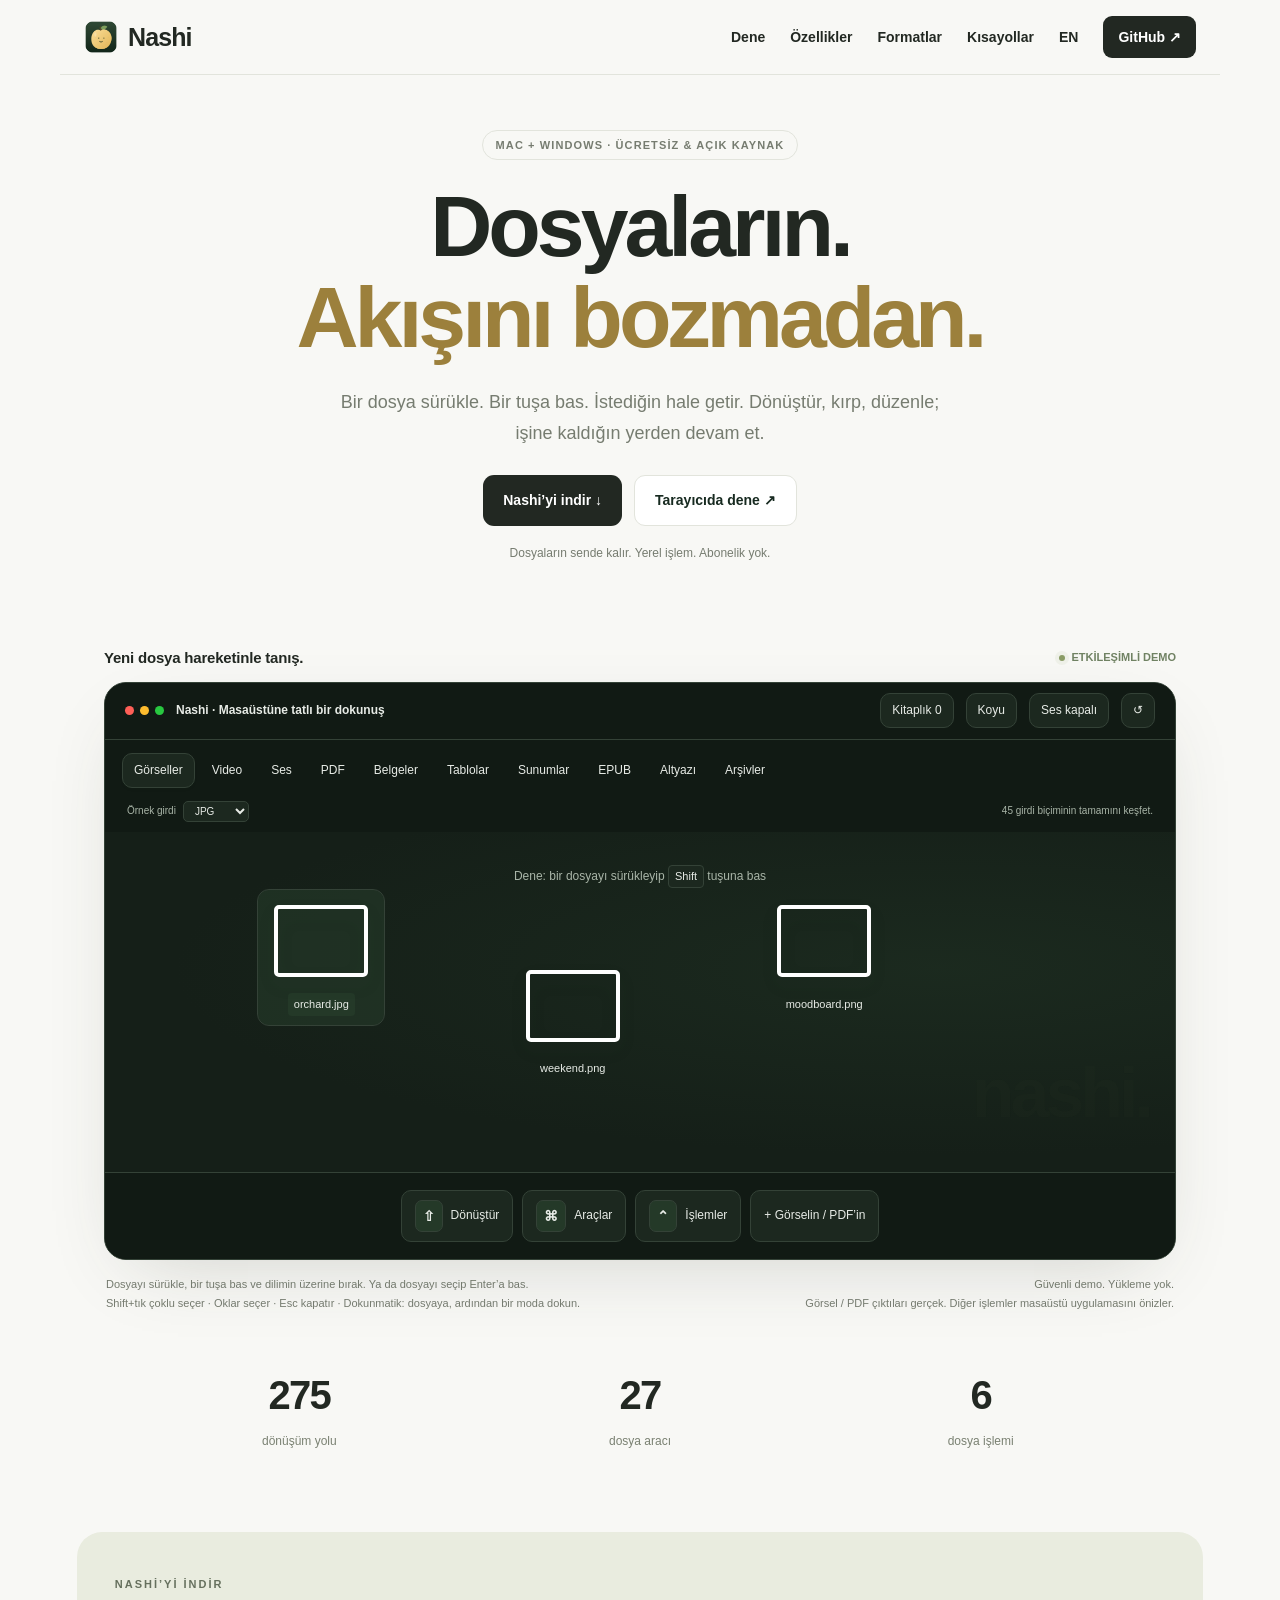
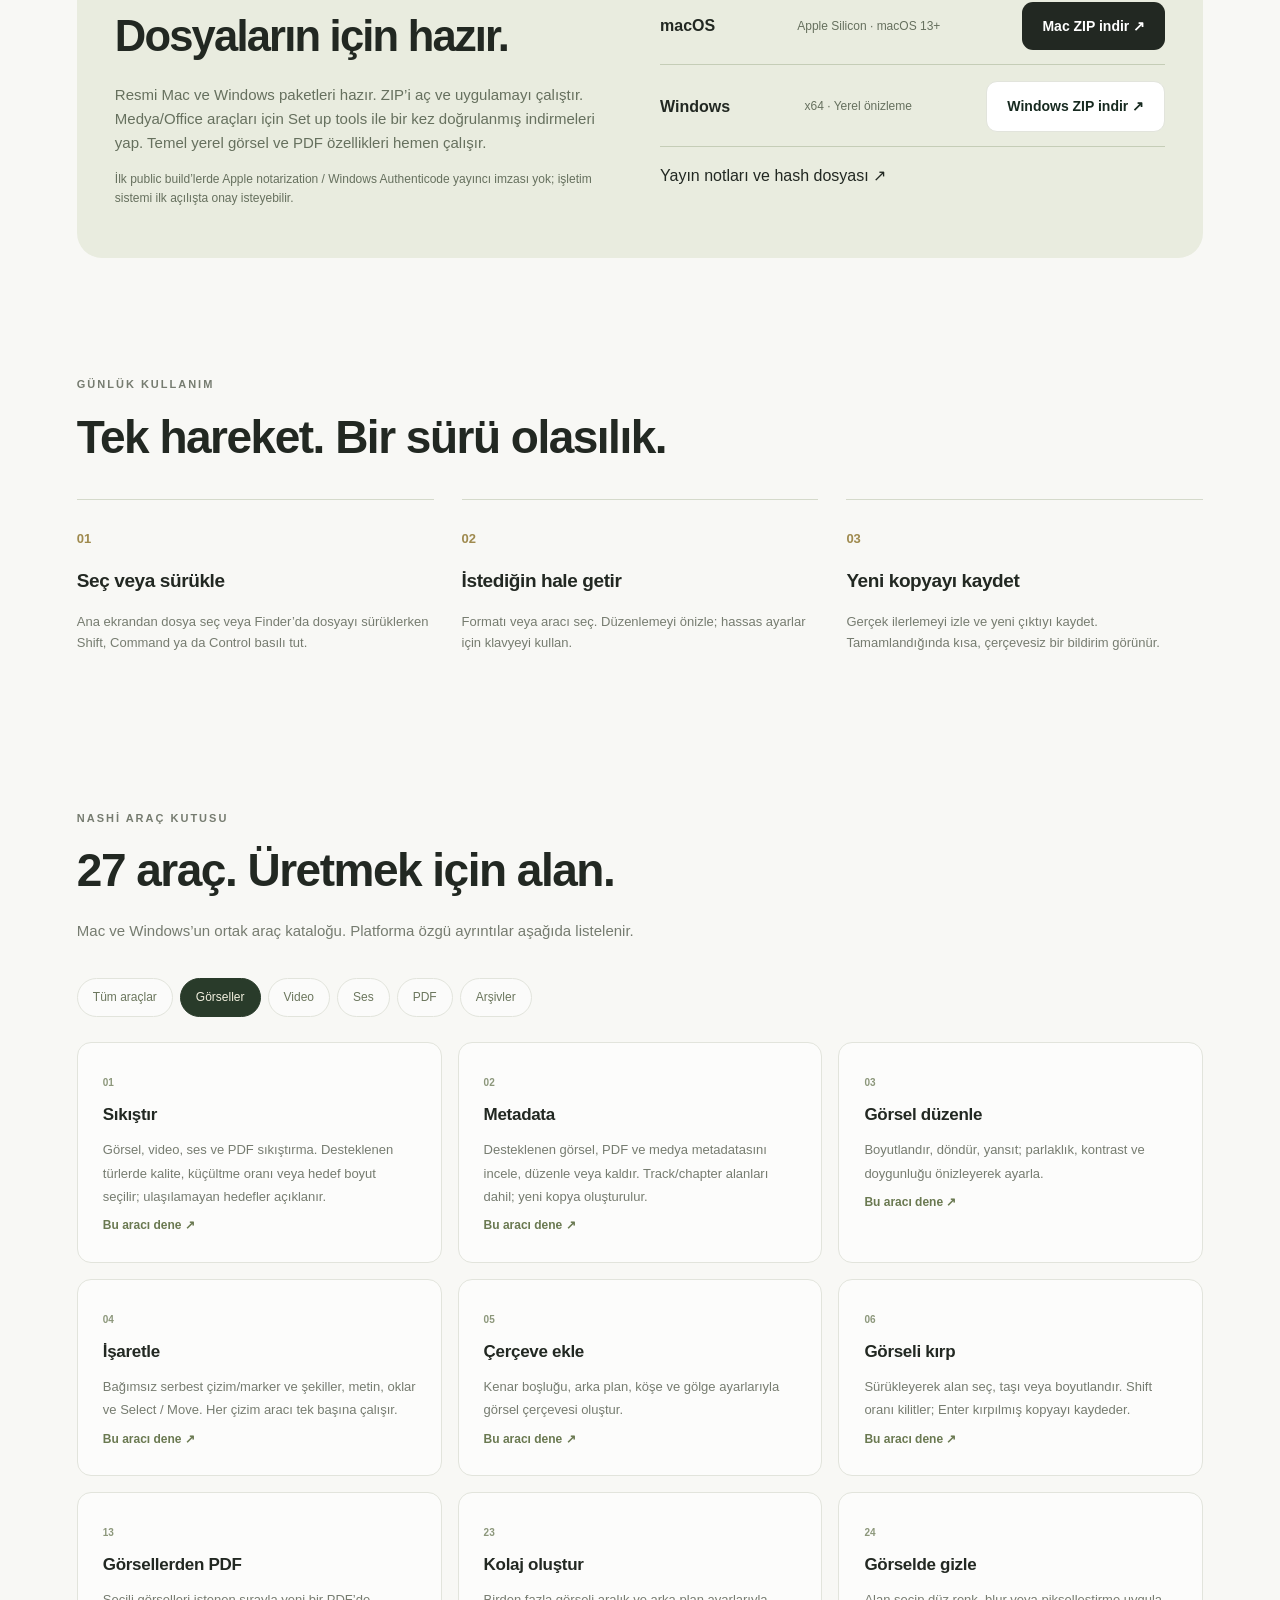
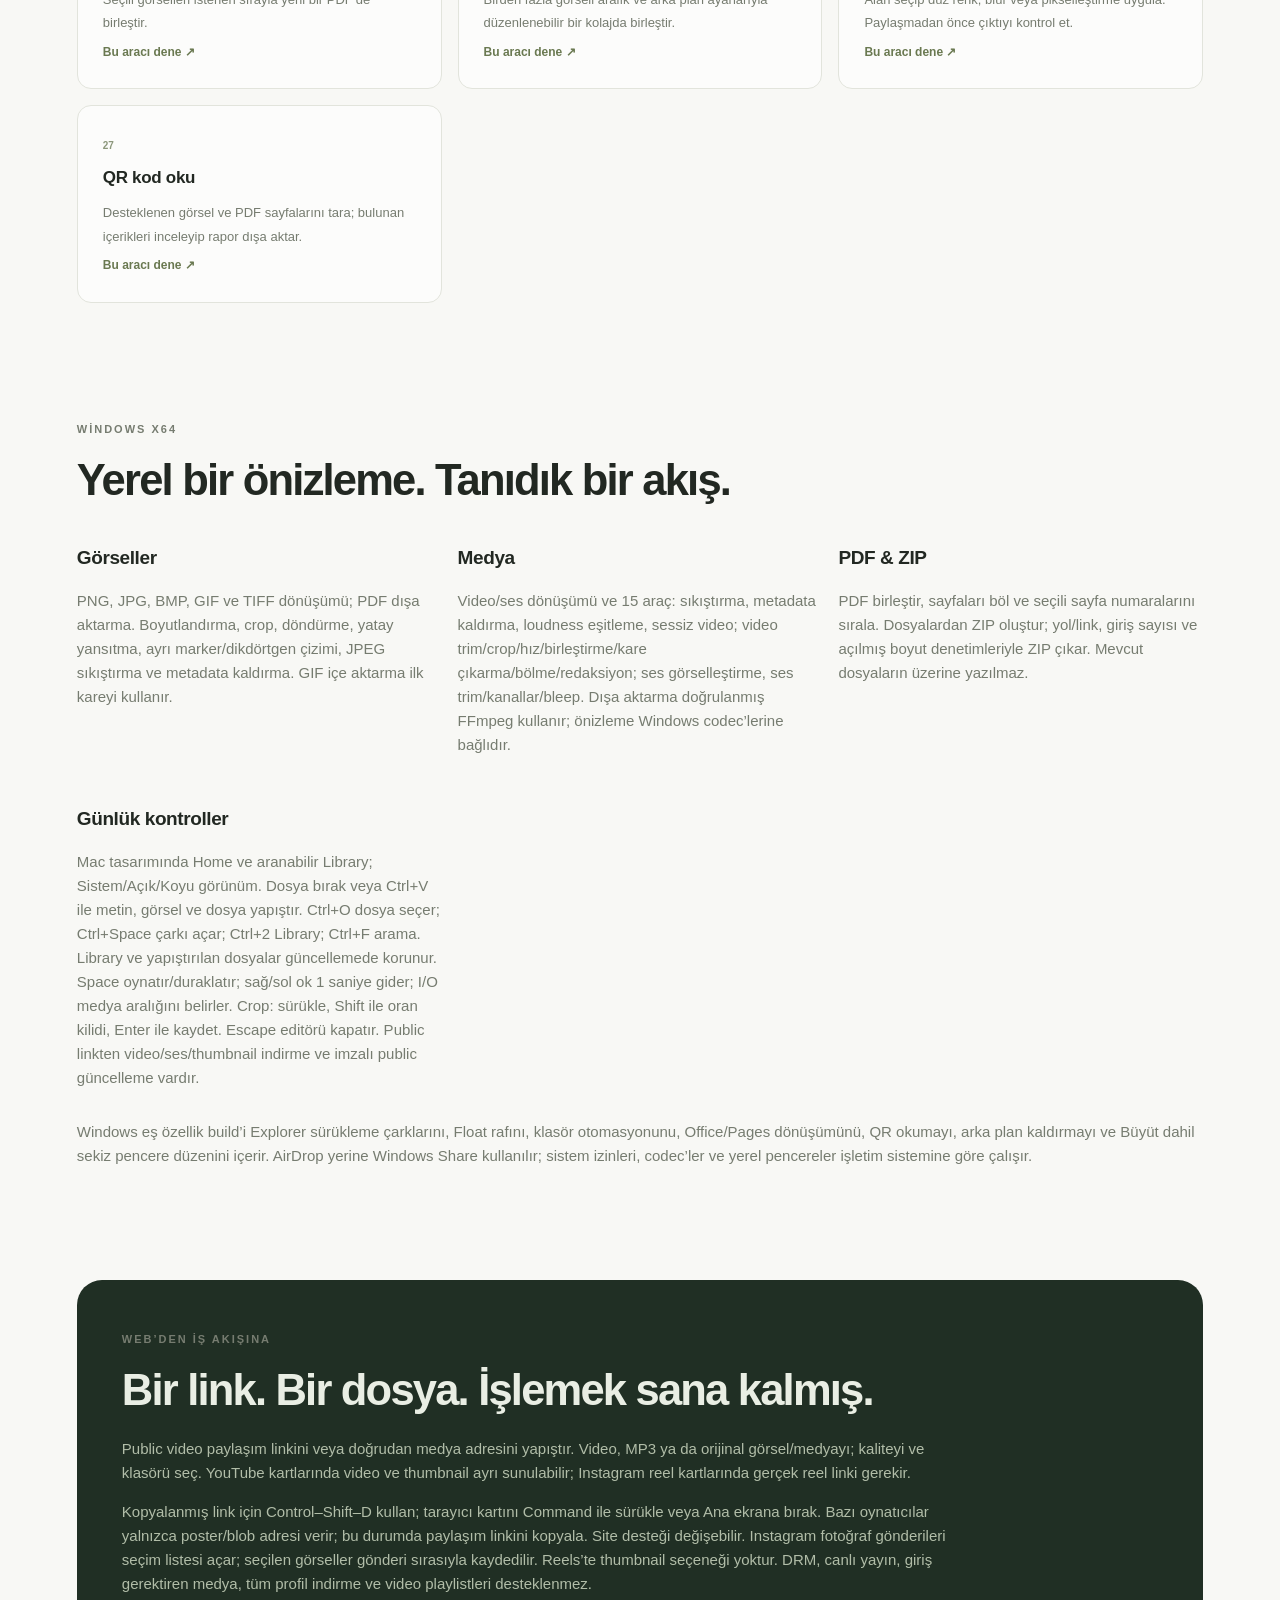
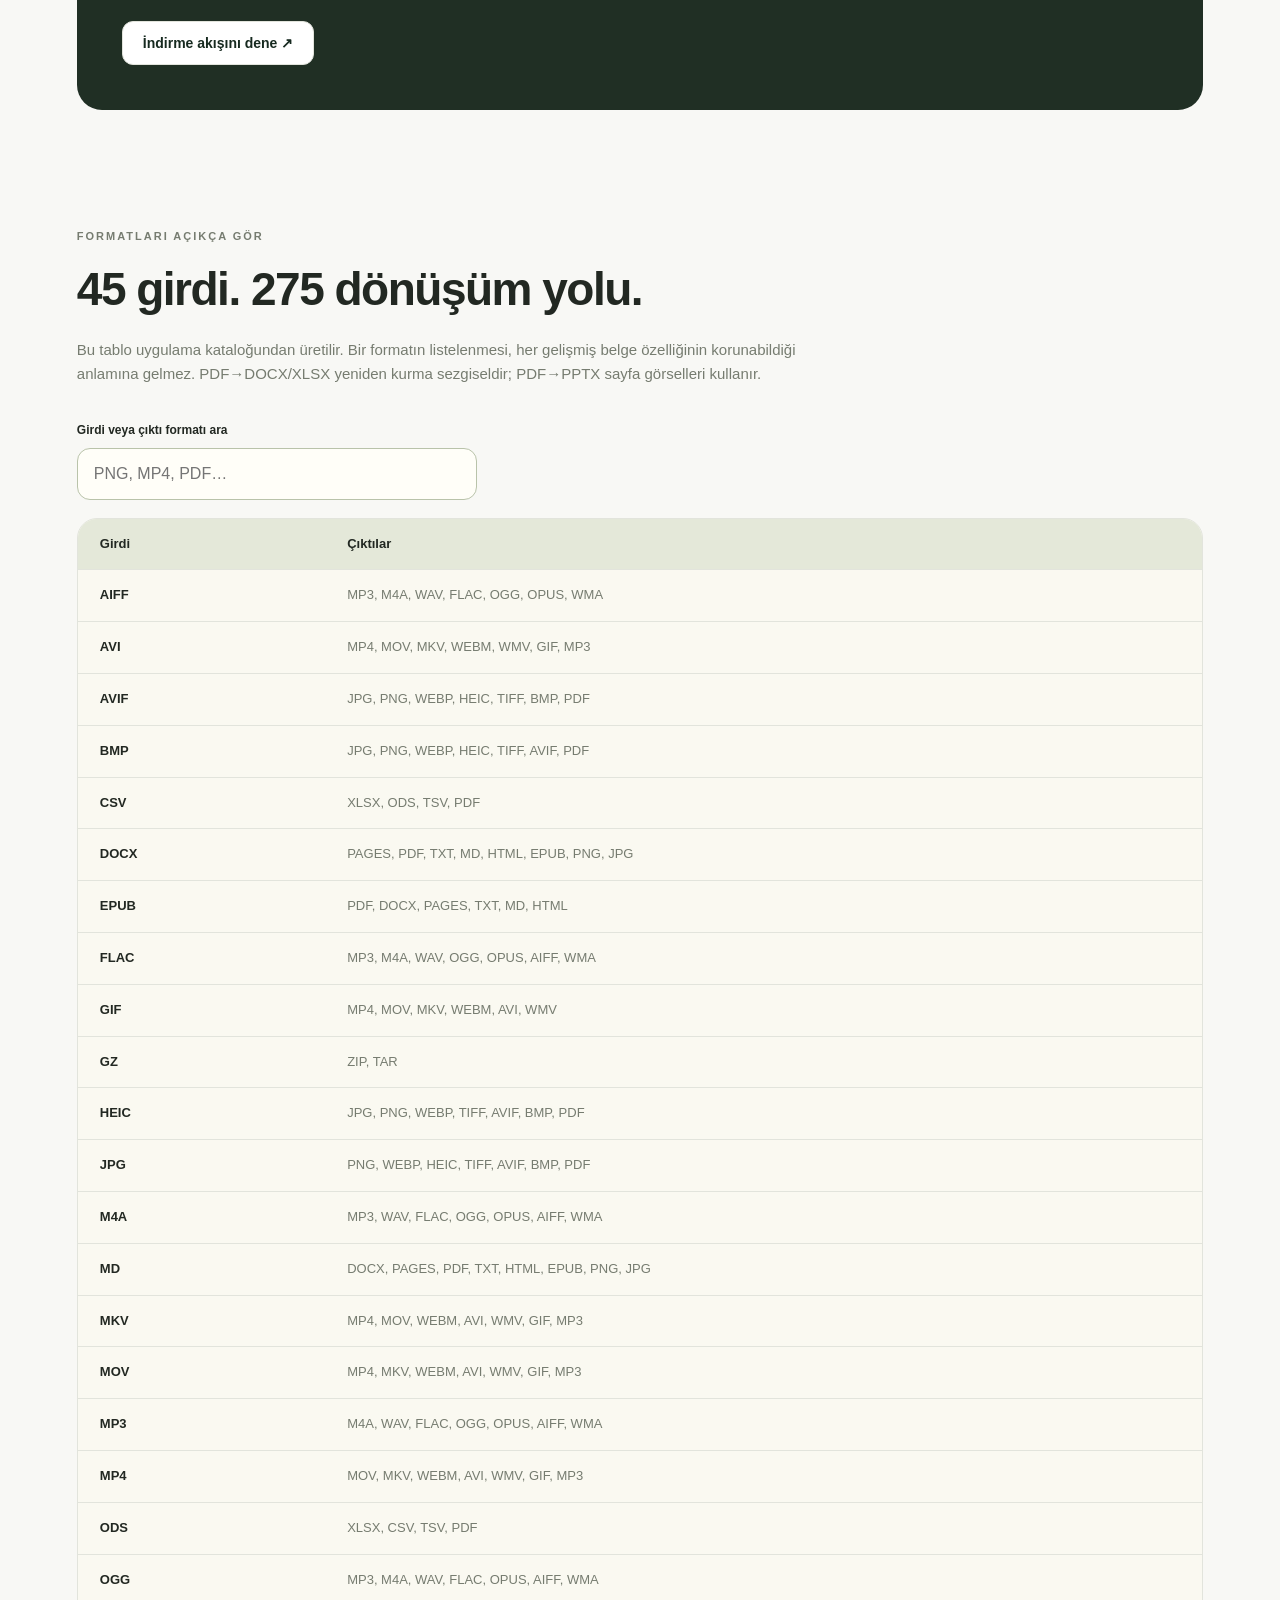
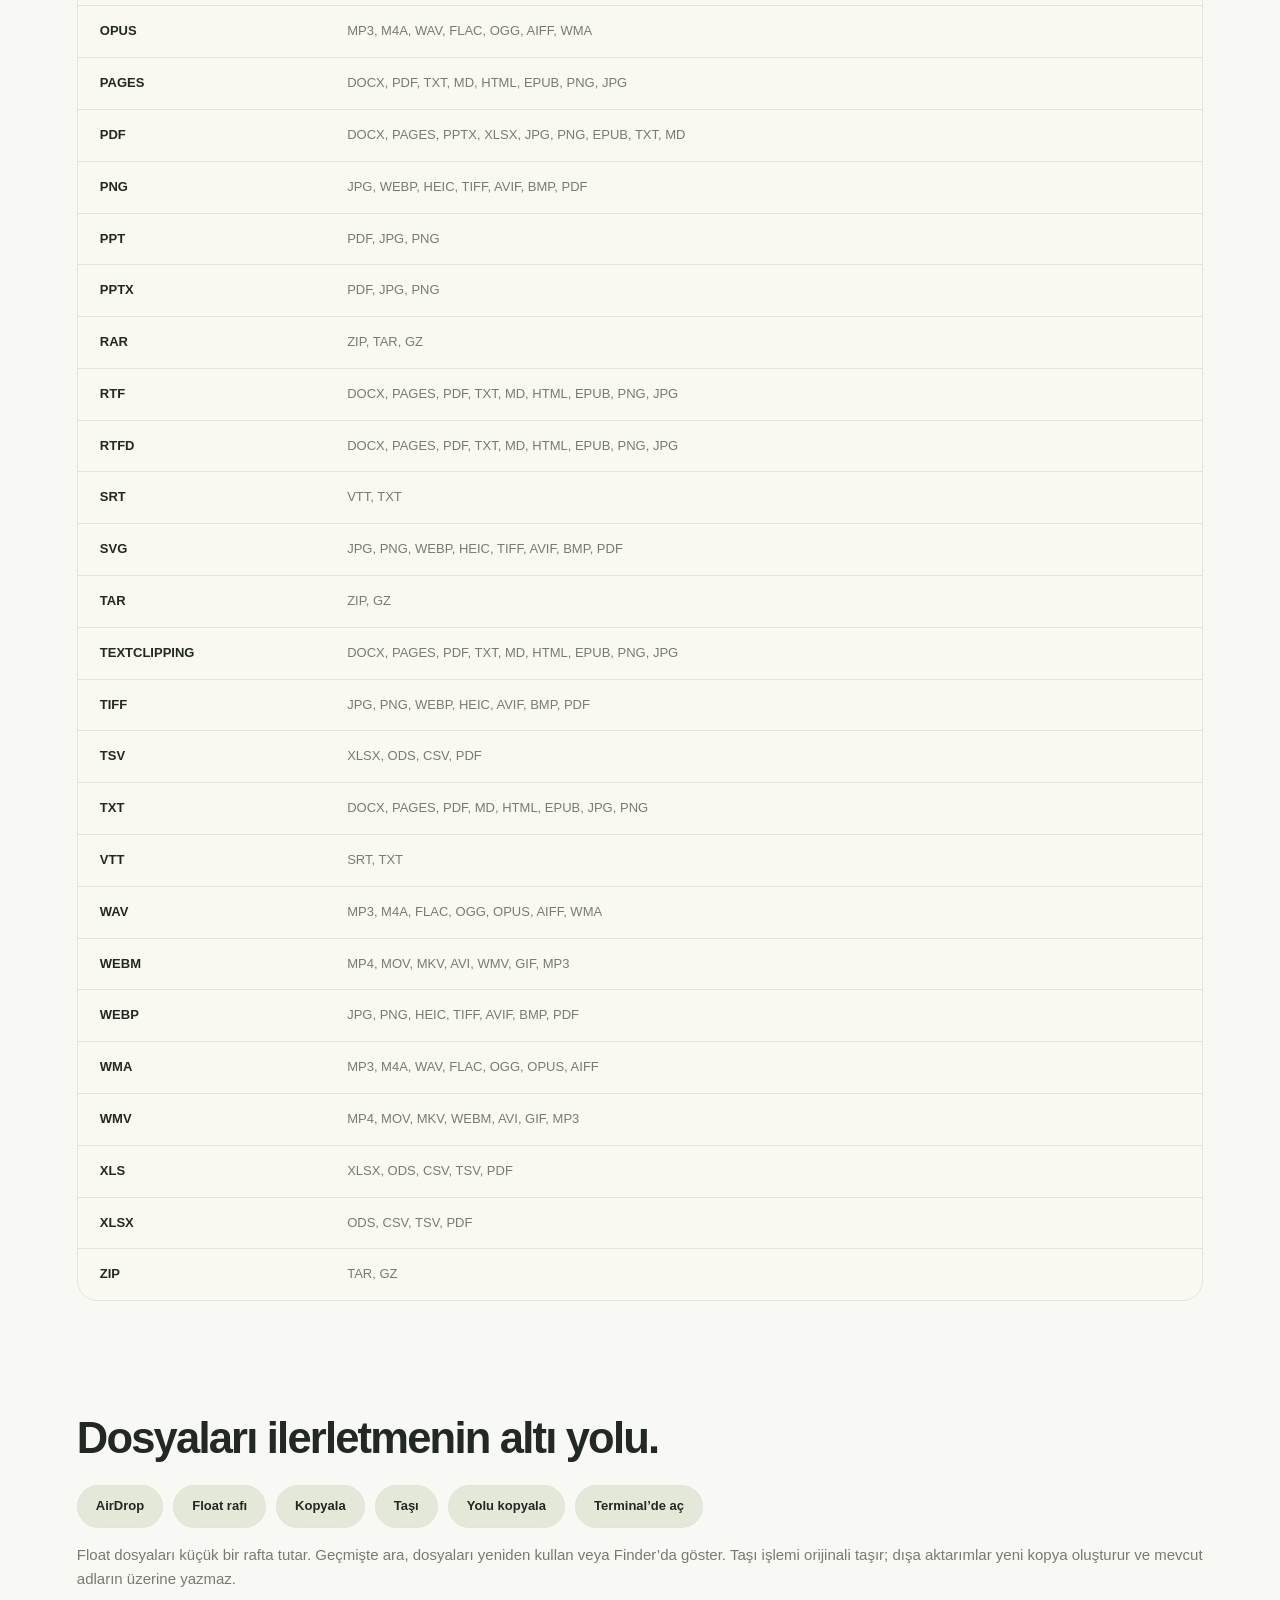
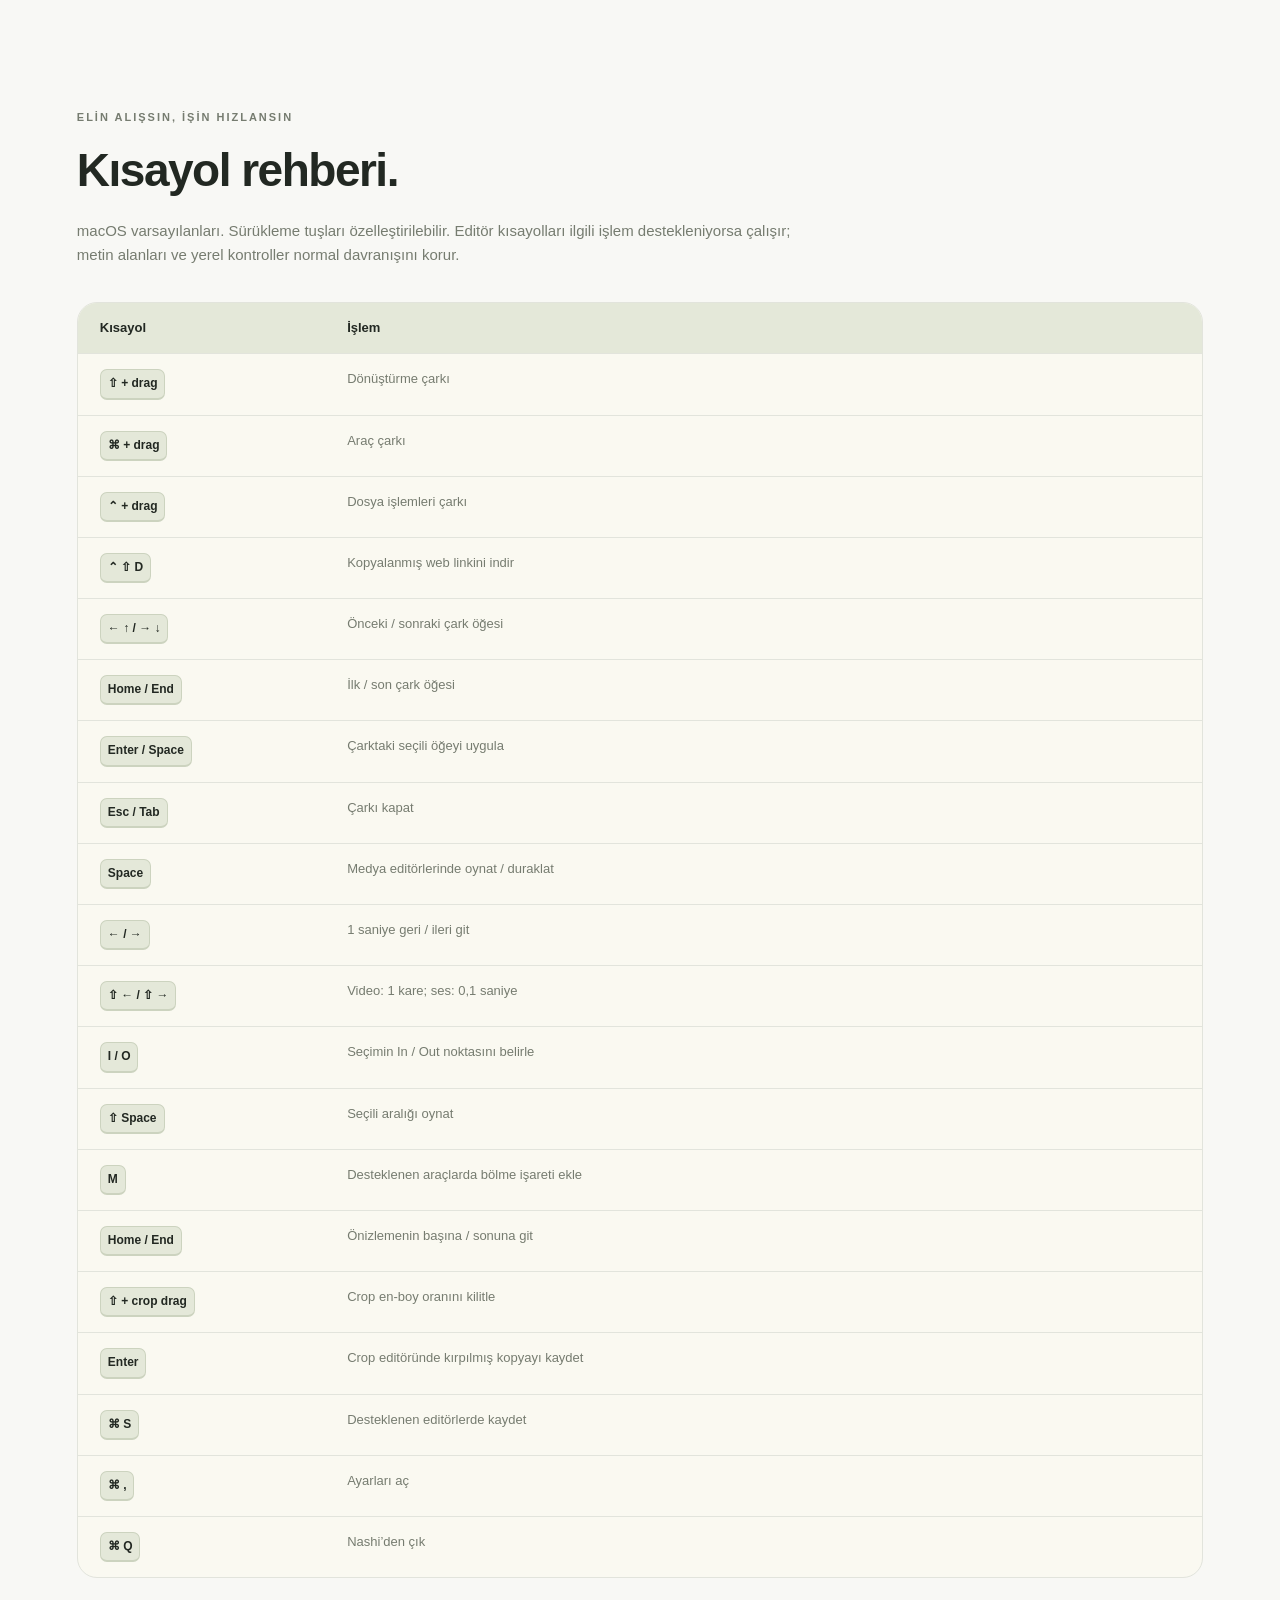
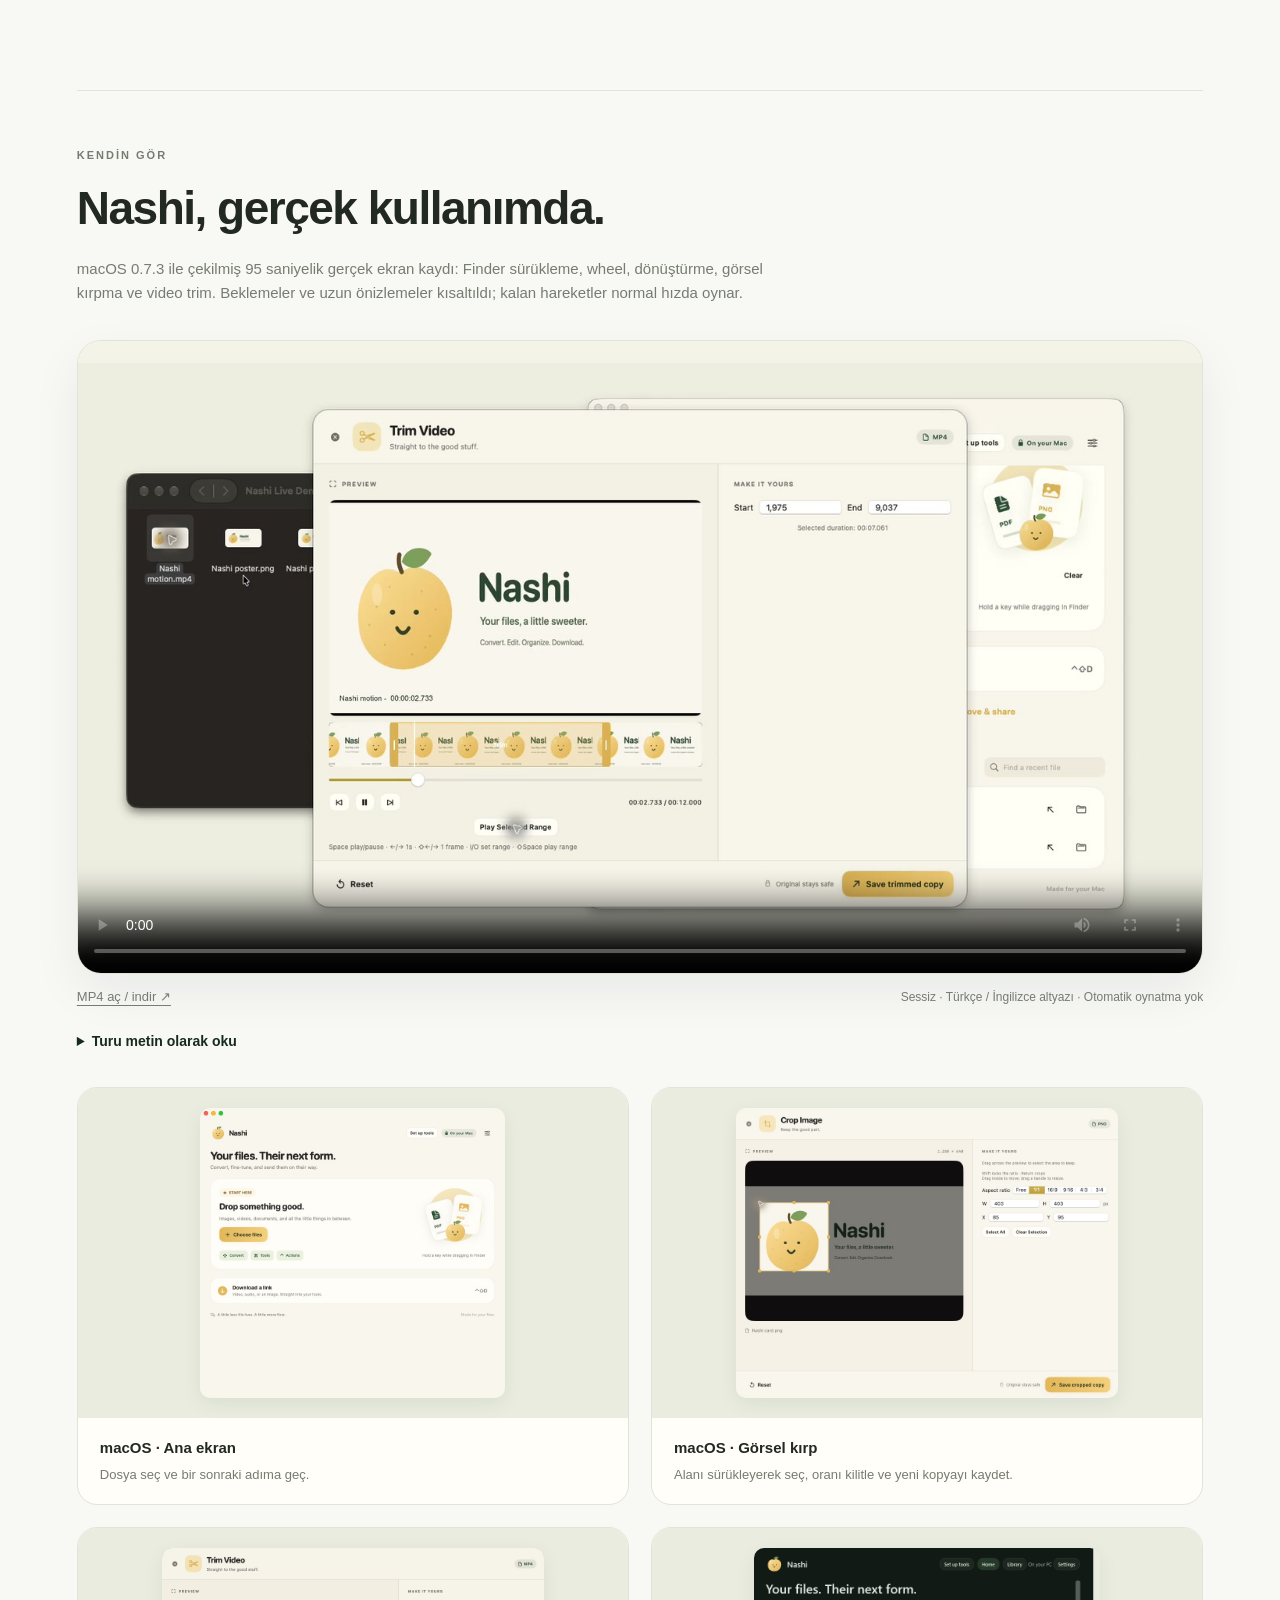
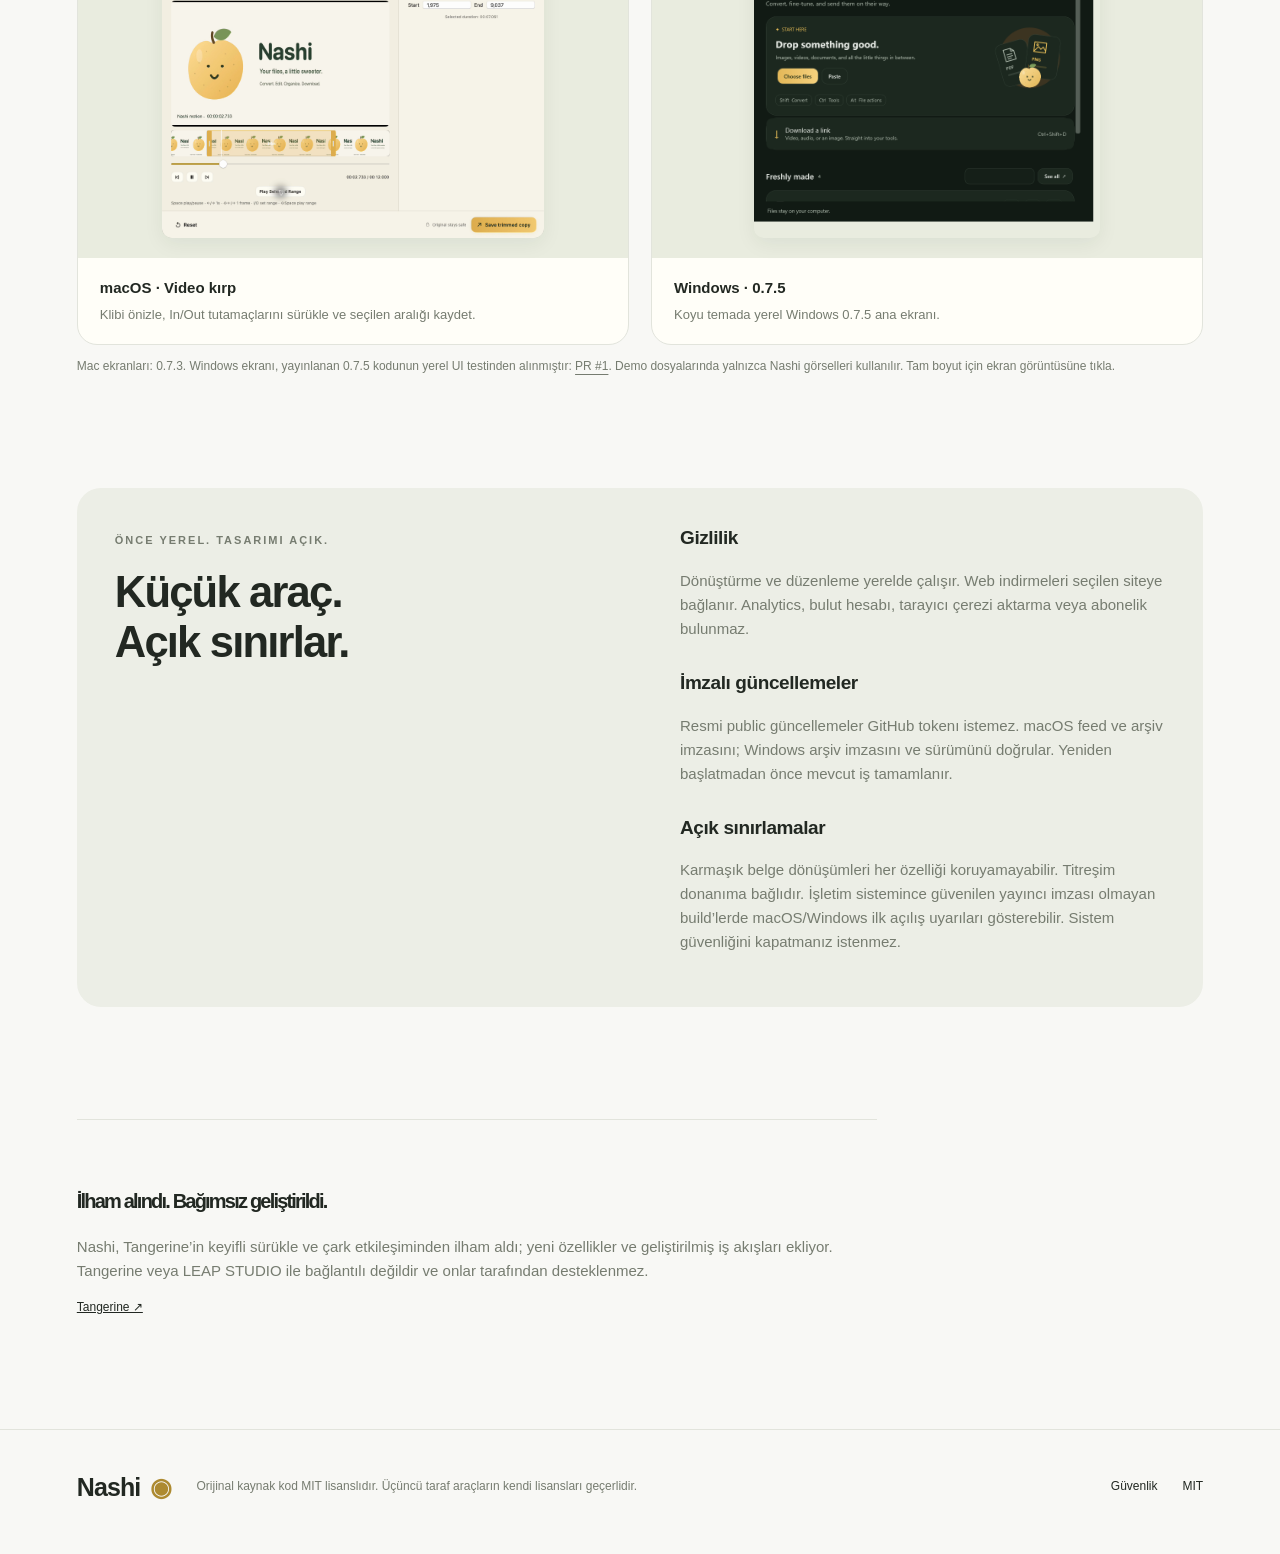
<file: docs/tr/index.html>
<!doctype html>
<html lang="tr"><head><meta charset="utf-8"><meta name="viewport" content="width=device-width,initial-scale=1">
<meta http-equiv="Content-Security-Policy" content="default-src 'none'; img-src 'self' blob: data:; media-src 'self' blob:; style-src 'self' 'unsafe-inline'; script-src 'self'; connect-src 'self' blob:; base-uri 'none'; form-action 'none'">
<meta name="description" content="Nashi: açık kaynaklı yerel dosya dönüştürme, düzenleme, web indirme ve sürükleme çarkı. Tüm özellikler, formatlar ve kısayollar.">
<title>Nashi — Dosyaların için tatlı bir kolaylık</title><link rel="icon" href="../assets/nashi.png"><link rel="stylesheet" href="../assets/site.css?v=03d6fb7e5bfe"><link rel="stylesheet" href="../assets/playground.css?v=5bbb96a9c9c5"><script src="../assets/vendor/pdf-lib.min.js" defer></script><script src="../assets/playground.js?v=5bbb96a9c9c5" defer></script></head>
<body><a class="skip" href="#main">İçeriğe geç</a><header><a class="brand" href="#"><img src="../assets/nashi.png" alt="" width="42" height="42">Nashi</a><nav aria-label="Ana gezinme"><a href="#playground">Dene</a><a href="#features">Özellikler</a><a href="#formats">Formatlar</a><a href="#shortcuts">Kısayollar</a><a href="../index.html">EN</a><a class="nav-github" href="https://github.com/orkunisitmak/nashi-app">GitHub ↗</a></nav></header>
<main id="main"><section class="hero"><span class="eyebrow">MAC + WINDOWS · ÜCRETSİZ & AÇIK KAYNAK</span><h1>Dosyaların.<br><em>Akışını bozmadan.</em></h1><p class="intro">Bir dosya sürükle. Bir tuşa bas. İstediğin hale getir. Dönüştür, kırp, düzenle; işine kaldığın yerden devam et.</p><div class="hero-actions"><a class="button primary" href="#download">Nashi’yi indir ↓</a><a class="button secondary" href="#playground">Tarayıcıda dene ↗</a></div><p class="subtle">Dosyaların sende kalır. Yerel işlem. Abonelik yok.</p></section>
<section id="playground" aria-label="Etkileşimli Nashi demosu"><div class="live-loading">Demo masaüstün hazırlanıyor…</div><noscript><p class="demo-noscript">Etkileşimli demo için JavaScript’i aç. Aşağıdaki gerçek kullanım kaydını da izleyebilirsin.</p></noscript></section>
<div class="demo-stats"><div><strong>275</strong><span>dönüşüm yolu</span></div><div><strong>27</strong><span>dosya aracı</span></div><div><strong>6</strong><span>dosya işlemi</span></div></div>

<section class="status" id="download"><div><span class="eyebrow">Nashi’yi indir</span><h2>Dosyaların için hazır.</h2><p>Resmi Mac ve Windows paketleri hazır. ZIP’i aç ve uygulamayı çalıştır. Medya/Office araçları için Set up tools ile bir kez doğrulanmış indirmeleri yap. Temel yerel görsel ve PDF özellikleri hemen çalışır.</p><p class="subtle">İlk public build’lerde Apple notarization / Windows Authenticode yayıncı imzası yok; işletim sistemi ilk açılışta onay isteyebilir.</p></div><div class="platforms"><div><strong>macOS</strong><span>Apple Silicon · macOS 13+</span><a class="button primary" href="https://github.com/orkunisitmak/nashi-app/releases/latest/download/Nashi-macOS-arm64.zip">Mac ZIP indir ↗</a></div><div><strong>Windows</strong><span>x64 · Yerel önizleme</span><a class="button secondary" href="https://github.com/orkunisitmak/nashi-app/releases/latest/download/Nashi-Windows-x64.zip">Windows ZIP indir ↗</a></div><a href="https://github.com/orkunisitmak/nashi-app/releases/latest">Yayın notları ve hash dosyası ↗</a></div></section>
<section class="flow"><div class="section-heading"><span class="eyebrow">Günlük kullanım</span><h2>Tek hareket. Bir sürü olasılık.</h2></div><div class="flow-grid"><article><b>01</b><h3>Seç veya sürükle</h3><p>Ana ekrandan dosya seç veya Finder’da dosyayı sürüklerken Shift, Command ya da Control basılı tut.</p></article><article><b>02</b><h3>İstediğin hale getir</h3><p>Formatı veya aracı seç. Düzenlemeyi önizle; hassas ayarlar için klavyeyi kullan.</p></article><article><b>03</b><h3>Yeni kopyayı kaydet</h3><p>Gerçek ilerlemeyi izle ve yeni çıktıyı kaydet. Tamamlandığında kısa, çerçevesiz bir bildirim görünür.</p></article></div></section>
<section id="features"><div class="section-heading"><span class="eyebrow">Nashi araç kutusu</span><h2>27 araç. Üretmek için alan.</h2><p>Mac ve Windows’un ortak araç kataloğu. Platforma özgü ayrıntılar aşağıda listelenir.</p></div><div class="tool-grid"><article class="tool"><span class="tool-number">01</span><h3>Sıkıştır</h3><p>Görsel, video, ses ve PDF sıkıştırma. Desteklenen türlerde kalite, küçültme oranı veya hedef boyut seçilir; ulaşılamayan hedefler açıklanır.</p><button class="try-tool" data-try-tool="compress">Bu aracı dene ↗</button></article><article class="tool"><span class="tool-number">02</span><h3>Metadata</h3><p>Desteklenen görsel, PDF ve medya metadatasını incele, düzenle veya kaldır. Track/chapter alanları dahil; yeni kopya oluşturulur.</p><button class="try-tool" data-try-tool="removeMetadata">Bu aracı dene ↗</button></article><article class="tool"><span class="tool-number">03</span><h3>Görsel düzenle</h3><p>Boyutlandır, döndür, yansıt; parlaklık, kontrast ve doygunluğu önizleyerek ayarla.</p><button class="try-tool" data-try-tool="editImage">Bu aracı dene ↗</button></article><article class="tool"><span class="tool-number">04</span><h3>İşaretle</h3><p>Bağımsız serbest çizim/marker ve şekiller, metin, oklar ve Select / Move. Her çizim aracı tek başına çalışır.</p><button class="try-tool" data-try-tool="annotateImage">Bu aracı dene ↗</button></article><article class="tool"><span class="tool-number">05</span><h3>Çerçeve ekle</h3><p>Kenar boşluğu, arka plan, köşe ve gölge ayarlarıyla görsel çerçevesi oluştur.</p><button class="try-tool" data-try-tool="frameImage">Bu aracı dene ↗</button></article><article class="tool"><span class="tool-number">06</span><h3>Görseli kırp</h3><p>Sürükleyerek alan seç, taşı veya boyutlandır. Shift oranı kilitler; Enter kırpılmış kopyayı kaydeder.</p><button class="try-tool" data-try-tool="cropImage">Bu aracı dene ↗</button></article><article class="tool"><span class="tool-number">07</span><h3>Ses seviyesini eşitle</h3><p>Önce ses yüksekliği analiz edilir; hedef loudness, aralık ve true-peak değerleriyle kopya kaydedilir.</p><button class="try-tool" data-try-tool="normalizeAudio">Bu aracı dene ↗</button></article><article class="tool"><span class="tool-number">08</span><h3>Video sesini kaldır</h3><p>Video akışını koruyarak sessiz bir kopya oluştur.</p><button class="try-tool" data-try-tool="muteVideo">Bu aracı dene ↗</button></article><article class="tool"><span class="tool-number">09</span><h3>Video kırp</h3><p>Önizle, In/Out tutamaçlarını sürükle, seçimi taşı ve aralığı dışa aktar. Klavyeyle oynatma, gezinme ve I/O kesimi kolaylaştırır.</p><button class="try-tool" data-try-tool="trimVideo">Bu aracı dene ↗</button></article><article class="tool"><span class="tool-number">10</span><h3>PDF böl</h3><p>Sayfa aralıklarını ve dosya başına sayfa sayısını seçerek PDF’yi tek tek veya gruplar halinde böl.</p><button class="try-tool" data-try-tool="splitPDF">Bu aracı dene ↗</button></article><article class="tool"><span class="tool-number">11</span><h3>PDF düzenle</h3><p>Sayfaları sırala, çıkar ve döndür. Eşit genişlik seçeneği, belge özelliklerinin güvenle korunabildiği dosyalarda kullanılır.</p><button class="try-tool" data-try-tool="organizePDF">Bu aracı dene ↗</button></article><article class="tool"><span class="tool-number">12</span><h3>Arşiv aç</h3><p>ZIP, TAR, GZIP ve RAR arşivlerini yeni klasöre çıkar. Yol ve link denetimleri klasör dışına yazmayı engeller.</p><button class="try-tool" data-try-tool="extractArchive">Bu aracı dene ↗</button></article><article class="tool"><span class="tool-number">13</span><h3>Görsellerden PDF</h3><p>Seçili görselleri istenen sırayla yeni bir PDF’de birleştir.</p><button class="try-tool" data-try-tool="createPDF">Bu aracı dene ↗</button></article><article class="tool"><span class="tool-number">14</span><h3>PDF birleştir</h3><p>Birden fazla PDF’yi desteklenen sayfa içeriği ve gezinme özellikleri korunarak birleştir; orijinaller değişmez.</p><button class="try-tool" data-try-tool="mergePDF">Bu aracı dene ↗</button></article><article class="tool"><span class="tool-number">15</span><h3>Video alanını kırp</h3><p>Video önizlemesinde alan seç. Sürükle, boyutlandır; Shift ile oranı kilitle, Enter ile kopyayı dışa aktar.</p><button class="try-tool" data-try-tool="cropVideo">Bu aracı dene ↗</button></article><article class="tool"><span class="tool-number">16</span><h3>Video hızını değiştir</h3><p>Önizleme kontrolleriyle video hızını ve buna eşlik eden ses temposunu değiştir.</p><button class="try-tool" data-try-tool="changeVideoSpeed">Bu aracı dene ↗</button></article><article class="tool"><span class="tool-number">17</span><h3>Videoları birleştir</h3><p>Klipleri sırayla birleştir; boyut, kare hızı ve ses düzeni tutarlı bir çıktıya uyarlanır.</p><button class="try-tool" data-try-tool="joinVideos">Bu aracı dene ↗</button></article><article class="tool"><span class="tool-number">18</span><h3>Videodan kare al</h3><p>Zaman noktalarını seçip kareleri yeni PNG dosyaları olarak kaydet.</p><button class="try-tool" data-try-tool="videoSnapshots">Bu aracı dene ↗</button></article><article class="tool"><span class="tool-number">19</span><h3>Video böl</h3><p>İşaretlerden, eşit klip sayısından veya aralıklardan böl. İstenmeyen parçaları çıkar; kalanları ayrı veya birleşik kaydet.</p><button class="try-tool" data-try-tool="splitVideo">Bu aracı dene ↗</button></article><article class="tool"><span class="tool-number">20</span><h3>Sesten video</h3><p>Ses dosyasından waveform, spektrum, frekans çubukları veya sabit görselle video oluştur.</p><button class="try-tool" data-try-tool="audioToVideo">Bu aracı dene ↗</button></article><article class="tool"><span class="tool-number">21</span><h3>Ses kırp</h3><p>Waveform önizleme, In/Out tutamaçları ve seçili aralığı oynatma. İsteğe bağlı sessizlik kesme ve klavyeyle gezinme.</p><button class="try-tool" data-try-tool="trimAudio">Bu aracı dene ↗</button></article><article class="tool"><span class="tool-number">22</span><h3>Ses kanalları</h3><p>Mono/stereo dönüşümü yap, sol/sağ seviyelerini ayarla ve kanalları önizle.</p><button class="try-tool" data-try-tool="audioChannels">Bu aracı dene ↗</button></article><article class="tool"><span class="tool-number">23</span><h3>Kolaj oluştur</h3><p>Birden fazla görseli aralık ve arka plan ayarlarıyla düzenlenebilir bir kolajda birleştir.</p><button class="try-tool" data-try-tool="createCollage">Bu aracı dene ↗</button></article><article class="tool"><span class="tool-number">24</span><h3>Görselde gizle</h3><p>Alan seçip düz renk, blur veya pikselleştirme uygula. Paylaşmadan önce çıktıyı kontrol et.</p><button class="try-tool" data-try-tool="redactImage">Bu aracı dene ↗</button></article><article class="tool"><span class="tool-number">25</span><h3>Videoda gizle</h3><p>Düz renk, blur veya pikselleştirme için dikdörtgen alanlar ve zaman aralıkları seç.</p><button class="try-tool" data-try-tool="redactVideo">Bu aracı dene ↗</button></article><article class="tool"><span class="tool-number">26</span><h3>Seste gizle</h3><p>Bleep veya sessizlikle değiştirilecek aralıkları seç; sesin geri kalanı korunur.</p><button class="try-tool" data-try-tool="redactAudio">Bu aracı dene ↗</button></article><article class="tool"><span class="tool-number">27</span><h3>QR kod oku</h3><p>Desteklenen görsel ve PDF sayfalarını tara; bulunan içerikleri inceleyip rapor dışa aktar.</p><button class="try-tool" data-try-tool="readQRCode">Bu aracı dene ↗</button></article></div></section>
<section id="windows" class="actions"><span class="eyebrow">Windows x64</span><h2>Yerel bir önizleme. Tanıdık bir akış.</h2><div class="tool-grid"><article><h3>Görseller</h3><p>PNG, JPG, BMP, GIF ve TIFF dönüşümü; PDF dışa aktarma. Boyutlandırma, crop, döndürme, yatay yansıtma, ayrı marker/dikdörtgen çizimi, JPEG sıkıştırma ve metadata kaldırma. GIF içe aktarma ilk kareyi kullanır.</p></article><article><h3>Medya</h3><p>Video/ses dönüşümü ve 15 araç: sıkıştırma, metadata kaldırma, loudness eşitleme, sessiz video; video trim/crop/hız/birleştirme/kare çıkarma/bölme/redaksiyon; ses görselleştirme, ses trim/kanallar/bleep. Dışa aktarma doğrulanmış FFmpeg kullanır; önizleme Windows codec’lerine bağlıdır.</p></article><article><h3>PDF & ZIP</h3><p>PDF birleştir, sayfaları böl ve seçili sayfa numaralarını sırala. Dosyalardan ZIP oluştur; yol/link, giriş sayısı ve açılmış boyut denetimleriyle ZIP çıkar. Mevcut dosyaların üzerine yazılmaz.</p></article><article><h3>Günlük kontroller</h3><p>Mac tasarımında Home ve aranabilir Library; Sistem/Açık/Koyu görünüm. Dosya bırak veya Ctrl+V ile metin, görsel ve dosya yapıştır. Ctrl+O dosya seçer; Ctrl+Space çarkı açar; Ctrl+2 Library; Ctrl+F arama. Library ve yapıştırılan dosyalar güncellemede korunur. Space oynatır/duraklatır; sağ/sol ok 1 saniye gider; I/O medya aralığını belirler. Crop: sürükle, Shift ile oran kilidi, Enter ile kaydet. Escape editörü kapatır. Public linkten video/ses/thumbnail indirme ve imzalı public güncelleme vardır.</p></article></div><p>Windows eş özellik build’i Explorer sürükleme çarklarını, Float rafını, klasör otomasyonunu, Office/Pages dönüşümünü, QR okumayı, arka plan kaldırmayı ve Büyüt dahil sekiz pencere düzenini içerir. AirDrop yerine Windows Share kullanılır; sistem izinleri, codec’ler ve yerel pencereler işletim sistemine göre çalışır.</p></section>
<section class="web-feature"><span class="eyebrow">Web’den iş akışına</span><h2>Bir link. Bir dosya. İşlemek sana kalmış.</h2><p>Public video paylaşım linkini veya doğrudan medya adresini yapıştır. Video, MP3 ya da orijinal görsel/medyayı; kaliteyi ve klasörü seç. YouTube kartlarında video ve thumbnail ayrı sunulabilir; Instagram reel kartlarında gerçek reel linki gerekir.</p><p>Kopyalanmış link için Control–Shift–D kullan; tarayıcı kartını Command ile sürükle veya Ana ekrana bırak. Bazı oynatıcılar yalnızca poster/blob adresi verir; bu durumda paylaşım linkini kopyala. Site desteği değişebilir. Instagram fotoğraf gönderileri seçim listesi açar; seçilen görseller gönderi sırasıyla kaydedilir. Reels’te thumbnail seçeneği yoktur. DRM, canlı yayın, giriş gerektiren medya, tüm profil indirme ve video playlistleri desteklenmez.</p><button id="try-download" class="button secondary">İndirme akışını dene ↗</button></section>
<section id="formats"><div class="section-heading"><span class="eyebrow">Formatları açıkça gör</span><h2>45 girdi. 275 dönüşüm yolu.</h2><p>Bu tablo uygulama kataloğundan üretilir. Bir formatın listelenmesi, her gelişmiş belge özelliğinin korunabildiği anlamına gelmez. PDF→DOCX/XLSX yeniden kurma sezgiseldir; PDF→PPTX sayfa görselleri kullanır.</p></div><label class="search-label" for="format-search">Girdi veya çıktı formatı ara</label><input id="format-search" type="search" placeholder="PNG, MP4, PDF…" autocomplete="off"><div class="table-wrap"><table id="format-table"><thead><tr><th>Girdi</th><th>Çıktılar</th></tr></thead><tbody><tr><th scope="row">AIFF</th><td>MP3, M4A, WAV, FLAC, OGG, OPUS, WMA</td></tr><tr><th scope="row">AVI</th><td>MP4, MOV, MKV, WEBM, WMV, GIF, MP3</td></tr><tr><th scope="row">AVIF</th><td>JPG, PNG, WEBP, HEIC, TIFF, BMP, PDF</td></tr><tr><th scope="row">BMP</th><td>JPG, PNG, WEBP, HEIC, TIFF, AVIF, PDF</td></tr><tr><th scope="row">CSV</th><td>XLSX, ODS, TSV, PDF</td></tr><tr><th scope="row">DOCX</th><td>PAGES, PDF, TXT, MD, HTML, EPUB, PNG, JPG</td></tr><tr><th scope="row">EPUB</th><td>PDF, DOCX, PAGES, TXT, MD, HTML</td></tr><tr><th scope="row">FLAC</th><td>MP3, M4A, WAV, OGG, OPUS, AIFF, WMA</td></tr><tr><th scope="row">GIF</th><td>MP4, MOV, MKV, WEBM, AVI, WMV</td></tr><tr><th scope="row">GZ</th><td>ZIP, TAR</td></tr><tr><th scope="row">HEIC</th><td>JPG, PNG, WEBP, TIFF, AVIF, BMP, PDF</td></tr><tr><th scope="row">JPG</th><td>PNG, WEBP, HEIC, TIFF, AVIF, BMP, PDF</td></tr><tr><th scope="row">M4A</th><td>MP3, WAV, FLAC, OGG, OPUS, AIFF, WMA</td></tr><tr><th scope="row">MD</th><td>DOCX, PAGES, PDF, TXT, HTML, EPUB, PNG, JPG</td></tr><tr><th scope="row">MKV</th><td>MP4, MOV, WEBM, AVI, WMV, GIF, MP3</td></tr><tr><th scope="row">MOV</th><td>MP4, MKV, WEBM, AVI, WMV, GIF, MP3</td></tr><tr><th scope="row">MP3</th><td>M4A, WAV, FLAC, OGG, OPUS, AIFF, WMA</td></tr><tr><th scope="row">MP4</th><td>MOV, MKV, WEBM, AVI, WMV, GIF, MP3</td></tr><tr><th scope="row">ODS</th><td>XLSX, CSV, TSV, PDF</td></tr><tr><th scope="row">OGG</th><td>MP3, M4A, WAV, FLAC, OPUS, AIFF, WMA</td></tr><tr><th scope="row">OPUS</th><td>MP3, M4A, WAV, FLAC, OGG, AIFF, WMA</td></tr><tr><th scope="row">PAGES</th><td>DOCX, PDF, TXT, MD, HTML, EPUB, PNG, JPG</td></tr><tr><th scope="row">PDF</th><td>DOCX, PAGES, PPTX, XLSX, JPG, PNG, EPUB, TXT, MD</td></tr><tr><th scope="row">PNG</th><td>JPG, WEBP, HEIC, TIFF, AVIF, BMP, PDF</td></tr><tr><th scope="row">PPT</th><td>PDF, JPG, PNG</td></tr><tr><th scope="row">PPTX</th><td>PDF, JPG, PNG</td></tr><tr><th scope="row">RAR</th><td>ZIP, TAR, GZ</td></tr><tr><th scope="row">RTF</th><td>DOCX, PAGES, PDF, TXT, MD, HTML, EPUB, PNG, JPG</td></tr><tr><th scope="row">RTFD</th><td>DOCX, PAGES, PDF, TXT, MD, HTML, EPUB, PNG, JPG</td></tr><tr><th scope="row">SRT</th><td>VTT, TXT</td></tr><tr><th scope="row">SVG</th><td>JPG, PNG, WEBP, HEIC, TIFF, AVIF, BMP, PDF</td></tr><tr><th scope="row">TAR</th><td>ZIP, GZ</td></tr><tr><th scope="row">TEXTCLIPPING</th><td>DOCX, PAGES, PDF, TXT, MD, HTML, EPUB, PNG, JPG</td></tr><tr><th scope="row">TIFF</th><td>JPG, PNG, WEBP, HEIC, AVIF, BMP, PDF</td></tr><tr><th scope="row">TSV</th><td>XLSX, ODS, CSV, PDF</td></tr><tr><th scope="row">TXT</th><td>DOCX, PAGES, PDF, MD, HTML, EPUB, JPG, PNG</td></tr><tr><th scope="row">VTT</th><td>SRT, TXT</td></tr><tr><th scope="row">WAV</th><td>MP3, M4A, FLAC, OGG, OPUS, AIFF, WMA</td></tr><tr><th scope="row">WEBM</th><td>MP4, MOV, MKV, AVI, WMV, GIF, MP3</td></tr><tr><th scope="row">WEBP</th><td>JPG, PNG, HEIC, TIFF, AVIF, BMP, PDF</td></tr><tr><th scope="row">WMA</th><td>MP3, M4A, WAV, FLAC, OGG, OPUS, AIFF</td></tr><tr><th scope="row">WMV</th><td>MP4, MOV, MKV, WEBM, AVI, GIF, MP3</td></tr><tr><th scope="row">XLS</th><td>XLSX, ODS, CSV, TSV, PDF</td></tr><tr><th scope="row">XLSX</th><td>ODS, CSV, TSV, PDF</td></tr><tr><th scope="row">ZIP</th><td>TAR, GZ</td></tr></tbody></table></div></section>
<section class="actions"><h2>Dosyaları ilerletmenin altı yolu.</h2><div class="action-list"><span>AirDrop</span><span>Float rafı</span><span>Kopyala</span><span>Taşı</span><span>Yolu kopyala</span><span>Terminal’de aç</span></div><p>Float dosyaları küçük bir rafta tutar. Geçmişte ara, dosyaları yeniden kullan veya Finder’da göster. Taşı işlemi orijinali taşır; dışa aktarımlar yeni kopya oluşturur ve mevcut adların üzerine yazmaz.</p></section>
<section id="shortcuts"><div class="section-heading"><span class="eyebrow">Elin alışsın, işin hızlansın</span><h2>Kısayol rehberi.</h2><p>macOS varsayılanları. Sürükleme tuşları özelleştirilebilir. Editör kısayolları ilgili işlem destekleniyorsa çalışır; metin alanları ve yerel kontroller normal davranışını korur.</p></div><div class="table-wrap"><table><thead><tr><th>Kısayol</th><th>İşlem</th></tr></thead><tbody><tr><th scope="row"><kbd>⇧ + drag</kbd></th><td>Dönüştürme çarkı</td></tr><tr><th scope="row"><kbd>⌘ + drag</kbd></th><td>Araç çarkı</td></tr><tr><th scope="row"><kbd>⌃ + drag</kbd></th><td>Dosya işlemleri çarkı</td></tr><tr><th scope="row"><kbd>⌃ ⇧ D</kbd></th><td>Kopyalanmış web linkini indir</td></tr><tr><th scope="row"><kbd>← ↑ / → ↓</kbd></th><td>Önceki / sonraki çark öğesi</td></tr><tr><th scope="row"><kbd>Home / End</kbd></th><td>İlk / son çark öğesi</td></tr><tr><th scope="row"><kbd>Enter / Space</kbd></th><td>Çarktaki seçili öğeyi uygula</td></tr><tr><th scope="row"><kbd>Esc / Tab</kbd></th><td>Çarkı kapat</td></tr><tr><th scope="row"><kbd>Space</kbd></th><td>Medya editörlerinde oynat / duraklat</td></tr><tr><th scope="row"><kbd>← / →</kbd></th><td>1 saniye geri / ileri git</td></tr><tr><th scope="row"><kbd>⇧ ← / ⇧ →</kbd></th><td>Video: 1 kare; ses: 0,1 saniye</td></tr><tr><th scope="row"><kbd>I / O</kbd></th><td>Seçimin In / Out noktasını belirle</td></tr><tr><th scope="row"><kbd>⇧ Space</kbd></th><td>Seçili aralığı oynat</td></tr><tr><th scope="row"><kbd>M</kbd></th><td>Desteklenen araçlarda bölme işareti ekle</td></tr><tr><th scope="row"><kbd>Home / End</kbd></th><td>Önizlemenin başına / sonuna git</td></tr><tr><th scope="row"><kbd>⇧ + crop drag</kbd></th><td>Crop en-boy oranını kilitle</td></tr><tr><th scope="row"><kbd>Enter</kbd></th><td>Crop editöründe kırpılmış kopyayı kaydet</td></tr><tr><th scope="row"><kbd>⌘ S</kbd></th><td>Desteklenen editörlerde kaydet</td></tr><tr><th scope="row"><kbd>⌘ ,</kbd></th><td>Ayarları aç</td></tr><tr><th scope="row"><kbd>⌘ Q</kbd></th><td>Nashi’den çık</td></tr></tbody></table></div></section>
<section id="demo" class="showcase">
<div class="section-heading"><span class="eyebrow">Kendin gör</span><h2>Nashi, gerçek kullanımda.</h2><p>macOS 0.7.3 ile çekilmiş 95 saniyelik gerçek ekran kaydı: Finder sürükleme, wheel, dönüştürme, görsel kırpma ve video trim. Beklemeler ve uzun önizlemeler kısaltıldı; kalan hareketler normal hızda oynar.</p></div>
<div class="demo-player"><video controls playsinline preload="metadata" poster="../assets/showcase/demo-poster.jpg?v=50e9219b2083" width="1440" height="810" aria-label="Nashi gerçek kullanım ekran kaydı"><source src="../assets/showcase/nashi-demo.mp4?v=50e9219b2083" type="video/mp4"><track kind="captions" src="../assets/showcase/demo-en.vtt?v=50e9219b2083" srclang="en" label="English" ><track kind="captions" src="../assets/showcase/demo-tr.vtt?v=50e9219b2083" srclang="tr" label="Türkçe" default><a href="../assets/showcase/nashi-demo.mp4?v=50e9219b2083">MP4 demoyu aç</a></video></div>
<p class="demo-links"><a href="../assets/showcase/nashi-demo.mp4?v=50e9219b2083">MP4 aç / indir ↗</a><span>Sessiz · Türkçe / İngilizce altyazı · Otomatik oynatma yok</span></p>
<details class="demo-transcript"><summary>Turu metin olarak oku</summary><ol><li>Finder’da görseli sürüklerken Shift’e bas.</li><li>Dönüştürme çarkında JPG’nin üzerine bırakarak yeni kopya oluştur.</li><li>Crop Image içinde alanı sürükleyerek seç. Shift oranı kilitler; Enter kırpılmış kopyayı kaydeder.</li><li>Videoyu Command ile sürükleyip Trim Video’yu seç. Space ile oynat; In/Out tutamaçlarıyla aralığı belirle. Seçimi önizle ve yeni klibi kaydet.</li><li>Çıktıları Freshly made ve Finder’da bul. Demoda JPG, 410×410 kırpılmış görsel ve 12 saniyelik kaynaktan 7,07 saniyelik klip oluşturulur; orijinaller korunur.</li></ol></details>
<div class="screenshot-grid"><figure class="screenshot-card"><a href="../assets/showcase/mac-home.png"><img src="../assets/showcase/mac-home.png" alt="macOS · Ana ekran" loading="lazy" width="820" height="780"></a><figcaption><strong>macOS · Ana ekran</strong><span>Dosya seç ve bir sonraki adıma geç.</span></figcaption></figure><figure class="screenshot-card"><a href="../assets/showcase/mac-crop.png"><img src="../assets/showcase/mac-crop.png" alt="macOS · Görsel kırp" loading="lazy" width="1000" height="760"></a><figcaption><strong>macOS · Görsel kırp</strong><span>Alanı sürükleyerek seç, oranı kilitle ve yeni kopyayı kaydet.</span></figcaption></figure><figure class="screenshot-card"><a href="../assets/showcase/mac-trim.png"><img src="../assets/showcase/mac-trim.png" alt="macOS · Video kırp" loading="lazy" width="1000" height="760"></a><figcaption><strong>macOS · Video kırp</strong><span>Klibi önizle, In/Out tutamaçlarını sürükle ve seçilen aralığı kaydet.</span></figcaption></figure><figure class="screenshot-card"><a href="../assets/showcase/windows-home-preview.png"><img src="../assets/showcase/windows-home-preview.png" alt="Windows · 0.7.5" loading="lazy" width="820" height="756"></a><figcaption><strong>Windows · 0.7.5</strong><span>Koyu temada yerel Windows 0.7.5 ana ekranı.</span></figcaption></figure></div>
<p class="subtle">Mac ekranları: 0.7.3. Windows ekranı, yayınlanan 0.7.5 kodunun yerel UI testinden alınmıştır: <a href="https://github.com/orkunisitmak/nashi-app/pull/1">PR #1</a>. Demo dosyalarında yalnızca Nashi görselleri kullanılır. Tam boyut için ekran görüntüsüne tıkla.</p>
</section>
<section class="trust"><div><span class="eyebrow">Önce yerel. Tasarımı açık.</span><h2>Küçük araç.<br>Açık sınırlar.</h2></div><div><h3>Gizlilik</h3><p>Dönüştürme ve düzenleme yerelde çalışır. Web indirmeleri seçilen siteye bağlanır. Analytics, bulut hesabı, tarayıcı çerezi aktarma veya abonelik bulunmaz.</p><h3>İmzalı güncellemeler</h3><p>Resmi public güncellemeler GitHub tokenı istemez. macOS feed ve arşiv imzasını; Windows arşiv imzasını ve sürümünü doğrular. Yeniden başlatmadan önce mevcut iş tamamlanır.</p><h3>Açık sınırlamalar</h3><p>Karmaşık belge dönüşümleri her özelliği koruyamayabilir. Titreşim donanıma bağlıdır. İşletim sistemince güvenilen yayıncı imzası olmayan build’lerde macOS/Windows ilk açılış uyarıları gösterebilir. Sistem güvenliğini kapatmanız istenmez.</p></div></section>
<section class="inspiration"><h2>İlham alındı. Bağımsız geliştirildi.</h2><p>Nashi, Tangerine’in keyifli sürükle ve çark etkileşiminden ilham aldı; yeni özellikler ve geliştirilmiş iş akışları ekliyor. Tangerine veya LEAP STUDIO ile bağlantılı değildir ve onlar tarafından desteklenmez.</p><a href="https://tangerineformac.com/">Tangerine ↗</a></section></main>
<footer><a class="brand" href="#">Nashi <span>◉</span></a><p>Orijinal kaynak kod MIT lisanslıdır. Üçüncü taraf araçların kendi lisansları geçerlidir.</p><a href="https://github.com/orkunisitmak/nashi-app/blob/main/SECURITY.md">Güvenlik</a><a href="https://github.com/orkunisitmak/nashi-app/blob/main/LICENSE">MIT</a></footer></body></html>
</file>
<file: docs/assets/site.css>
:root{color-scheme:light;--cream:#f5f3e9;--forest:#172a20;--sage:#e4e8d9;--gold:#e4bd59;--line:#d4d8c9;--muted:#5f6d61}*{box-sizing:border-box}html{scroll-behavior:smooth;scroll-padding-top:96px}body{margin:0;background:var(--cream);color:var(--forest);font-family:ui-rounded,-apple-system,BlinkMacSystemFont,"Segoe UI",sans-serif;line-height:1.6}a{color:inherit;text-decoration:none}a:hover{text-decoration:underline;text-underline-offset:5px}a:focus-visible,button:focus-visible,input:focus-visible{outline:3px solid #8f752a;outline-offset:5px}.skip{position:absolute;left:20px;top:-80px;padding:12px;background:var(--gold);z-index:10}.skip:focus{top:12px}header{position:sticky;top:0;z-index:5;display:flex;align-items:center;justify-content:space-between;gap:24px;padding:20px max(6vw,24px);background:#f5f3e9f2;border-bottom:1px solid var(--line);backdrop-filter:blur(14px)}.brand{display:flex;align-items:center;gap:10px;font-size:25px;font-weight:800;letter-spacing:-1px}nav{display:flex;align-items:center;gap:24px;font-size:14px;font-weight:600}.nav-github{background:var(--forest);color:var(--cream);padding:9px 16px;border-radius:40px}main,footer{max-width:1280px;margin:0 auto;padding:0 6vw}section{margin:112px 0}.hero{display:grid;grid-template-columns:1.1fr 1fr;gap:50px;align-items:center;margin:72px 0 108px;min-height:520px}.eyebrow{text-transform:uppercase;letter-spacing:2px;font-size:11px;font-weight:800;color:var(--muted)}h1{font-size:clamp(48px,6.6vw,87px);letter-spacing:-4px;line-height:1.06;margin:18px 0 24px;font-weight:780}h2{font-size:clamp(30px,3.4vw,44px);letter-spacing:-1.8px;line-height:1.15;margin:15px 0 22px}h3{line-height:1.25;letter-spacing:-.4px;font-size:19px}p{color:var(--muted);font-size:15px}.intro{font-size:19px;line-height:1.65;max-width:470px}.hero-actions{display:flex;gap:12px;flex-wrap:wrap;margin:30px 0 18px}.button{display:inline-flex;align-items:center;justify-content:center;padding:13px 21px;border-radius:15px;font-size:14px;font-weight:750;transition:transform .18s,background .18s}.button:hover{transform:translateY(-2px);text-decoration:none}.primary{background:var(--forest);color:var(--cream)}.secondary{background:var(--sage);color:var(--forest);border:1px solid var(--line)}.subtle{font-size:12px}.illustration{position:relative;display:grid;place-items:center;min-height:460px;background:radial-gradient(ellipse at center,#e6e5ce,transparent 69%)}.wheel{position:relative;width:316px;height:316px;border-radius:50%;background:var(--forest);border:11px solid #c9ceba;box-shadow:0 25px 45px #1b30241a;transform:rotate(-8deg)}.wheel:before,.wheel:after{content:"";position:absolute;background:#66705d;inset:0;width:2px;margin:auto;transform:rotate(45deg)}.wheel:after{transform:rotate(-45deg)}.wheel-center{position:absolute;inset:88px;border:5px solid #66705d;border-radius:50%;display:grid;place-items:center;z-index:2;background:#263d2e}.petal{position:absolute;color:var(--cream);font-size:11px;font-weight:750;letter-spacing:1px;z-index:1;transform:rotate(8deg)}.p1{top:35px;left:108px;color:var(--gold)}.p2{right:22px;top:140px}.p3{bottom:35px;left:116px}.p4{left:10px;top:140px}.file{position:absolute;z-index:3;display:flex;align-items:center;gap:10px;padding:16px 22px;background:#fffef8;box-shadow:0 12px 28px #1b302417;border:1px solid var(--line);border-radius:17px;font-size:22px}.file span{font-size:12px;font-weight:650}.float-a{left:0;top:28px;transform:rotate(-7deg);animation:float 6s ease-in-out infinite}.float-b{right:-14px;bottom:70px;transform:rotate(7deg);animation:float 6s ease-in-out -3s infinite}.done{position:absolute;bottom:8px;left:25px;background:var(--sage);border:1px solid #c9ceba;padding:14px 22px;border-radius:16px;font-size:12px;font-weight:650;box-shadow:0 10px 20px #1b30240b}.status{background:var(--forest);color:var(--cream);border-radius:30px;padding:38px;display:grid;grid-template-columns:1fr 1fr;gap:40px}.status p,.status .eyebrow{color:#c7cebf}.platforms{display:flex;flex-direction:column;justify-content:center;gap:16px}.platforms>div{display:flex;align-items:center;justify-content:space-between;gap:10px;flex-wrap:wrap;border-bottom:1px solid #425444;padding-bottom:14px}.platforms span{font-size:12px;color:#c7cebf}.pill{border:1px solid #71835d;padding:3px 10px;border-radius:30px}.muted{opacity:.7}.section-heading{max-width:720px;margin-bottom:35px}.flow-grid{display:grid;grid-template-columns:repeat(3,1fr);gap:28px}.flow-grid article{padding:24px 0;border-top:1px solid var(--line)}.flow b{color:#927226;font-size:13px}.tool-grid{display:grid;grid-template-columns:repeat(3,1fr);gap:16px}.tool{padding:24px;border:1px solid var(--line);border-radius:20px;background:#faf9f1;transition:transform .18s,border-color .18s}.tool:hover{transform:translateY(-3px);border-color:#a5b096}.tool-number{font-size:11px;font-weight:800;color:#7e8b68}.tool h3{margin:10px 0}.tool p{font-size:13px;margin-bottom:0}.web-feature{padding:45px;border-radius:30px;background:var(--sage)}.web-feature p{max-width:850px}.table-wrap{overflow:auto;border:1px solid var(--line);border-radius:20px;background:#faf9f1;margin-top:18px}table{border-collapse:collapse;width:100%;text-align:left;font-size:13px}th,td{padding:15px 22px;border-bottom:1px solid var(--line);vertical-align:top}tbody tr:last-child>*{border-bottom:0}thead{background:var(--sage)}tbody th{font-weight:750;width:22%}tbody td{color:var(--muted)}kbd{font-family:inherit;font-size:12px;white-space:nowrap;background:var(--sage);border:1px solid #ccd3bf;border-bottom-width:2px;border-radius:7px;padding:4px 7px;display:inline-block}.search-label{display:block;font-size:12px;font-weight:750;margin-bottom:8px}input{font:inherit;color:var(--forest);border:1px solid #b9c3aa;border-radius:13px;padding:12px 16px;background:#fffef8;width:min(100%,400px)}.action-list{display:flex;flex-wrap:wrap;gap:10px}.action-list span{border:1px solid var(--line);padding:10px 18px;border-radius:40px;background:var(--sage);font-size:13px;font-weight:650}.trust{display:grid;grid-template-columns:1fr 1fr;gap:80px}.trust h3{margin-top:30px}.trust h3:first-child{margin-top:0}.inspiration{border-top:1px solid var(--line);padding-top:55px;max-width:800px}.inspiration h2{font-size:29px}.inspiration a{text-decoration:underline}footer{display:flex;align-items:center;gap:25px;border-top:1px solid var(--line);padding-top:35px;padding-bottom:45px;font-size:12px}footer p{flex:1;font-size:12px}.brand span{color:#ad8a30}tr[hidden]{display:none}@keyframes float{50%{translate:0 -10px}}@media(max-width:950px){.hero{gap:15px}.wheel{scale:.88}.float-b{right:0}.file{padding:12px}.tool-grid{grid-template-columns:repeat(2,1fr)}nav{gap:16px}.status{grid-template-columns:1fr;gap:20px}h1{letter-spacing:-3px}.trust{gap:35px}}@media(max-width:650px){header{padding:14px 20px}.brand{font-size:22px}nav{gap:12px;font-size:12px}nav a:nth-child(2),nav a:nth-child(3){display:none}.nav-github{padding:7px 11px}main,footer{padding-left:22px;padding-right:22px}.hero{grid-template-columns:1fr;margin-top:45px;gap:18px;min-height:0}.hero h1{font-size:59px}.intro{font-size:17px}.illustration{min-height:405px}.wheel{scale:.92}.float-a{left:6px}.float-b{right:0}.done{left:15px;bottom:0}.tool-grid,.flow-grid,.trust{grid-template-columns:1fr}.tool{padding:22px}.status,.web-feature{padding:28px}.status{border-radius:23px}section{margin:74px 0}.platforms>div{gap:8px}.platforms strong{width:100%}.trust{gap:20px}th,td{padding:13px}footer{flex-wrap:wrap;gap:14px}footer p{flex-basis:100%;order:2;margin:0}}@media(prefers-reduced-motion:reduce){html{scroll-behavior:auto}*,*:before,*:after{animation:none!important;transition:none!important}}
/* Real app media stays static until the visitor starts the demo. */
.showcase{border-top:1px solid var(--line);padding-top:50px}.demo-player{overflow:hidden;border:1px solid var(--line);border-radius:24px;background:var(--cream);box-shadow:0 18px 50px #172a2010}.demo-player video{display:block;width:100%;height:auto;aspect-ratio:16/9;max-height:78vh;background:var(--cream)}.demo-links{display:flex;flex-wrap:wrap;align-items:center;justify-content:space-between;gap:12px;font-size:13px}.demo-links a,.showcase .subtle a{text-decoration:underline;text-underline-offset:4px}.demo-links span{font-size:12px}.demo-transcript{font-size:14px;color:var(--muted);margin:22px 0 35px}.demo-transcript summary{cursor:pointer;font-weight:700;color:var(--forest)}.demo-transcript ol{padding-left:22px}.screenshot-grid{display:grid;grid-template-columns:repeat(2,minmax(0,1fr));gap:22px}.screenshot-card{margin:0;overflow:hidden;border:1px solid var(--line);border-radius:20px;background:#fffef8}.screenshot-card>a{display:flex;align-items:center;justify-content:center;height:330px;padding:20px;background:#e9ecdf}.screenshot-card img{display:block;max-width:100%;max-height:100%;width:auto;height:auto;object-fit:contain;border-radius:10px;box-shadow:0 6px 20px #172a2010}.screenshot-card figcaption{padding:18px 22px}.screenshot-card strong,.screenshot-card span{display:block}.screenshot-card strong{font-size:15px}.screenshot-card span{font-size:13px;color:var(--muted);margin-top:5px}.showcase video:focus-visible,.showcase summary:focus-visible{outline:3px solid #8f752a;outline-offset:4px}@media(max-width:650px){.screenshot-grid{grid-template-columns:1fr}.screenshot-card>a{height:310px}.demo-player{border-radius:14px}.demo-player video{max-height:none}.showcase{padding-top:30px}}

@media(max-width:650px){nav a[href="#shortcuts"]{display:none}.nav-github{white-space:nowrap}}
</file>
<file: docs/assets/playground.css>
:root{--paper:#f8f8f5;--ink:#222822;--muted:#767c70;--pear:#ddbd64;--green:#283b2b;--line:#e2e4dc}html{scroll-behavior:smooth;scroll-padding-top:90px}body{background:var(--paper);color:var(--ink);font-family:ui-sans-serif,-apple-system,BlinkMacSystemFont,"Segoe UI",sans-serif}header{max-width:1160px;background:var(--paper);border-bottom:1px solid var(--line);padding:16px 24px;position:relative;z-index:4}header nav{gap:25px}.brand{font-weight:730;letter-spacing:-.9px}.brand img{width:34px;height:34px;border-radius:10px}.nav-github{background:var(--ink);color:white!important;border-radius:9px;padding:10px 15px}.hero{display:block!important;max-width:1120px;text-align:center;padding:76px 24px 20px;min-height:0}.hero h1{font-size:clamp(48px,7vw,86px);line-height:1.06;letter-spacing:-4px;font-weight:620;margin:24px auto;max-width:950px}.hero h1 em{font-style:normal;color:#9c803c}.hero .intro{max-width:600px;margin:0 auto;font-size:18px;line-height:1.7}.hero-actions{justify-content:center;margin-top:27px}.hero .eyebrow{font-size:11px;border:1px solid var(--line);padding:8px 13px;border-radius:20px;letter-spacing:1.1px}.button{font-size:14px;border-radius:11px;padding:13px 20px}.button.primary{background:var(--ink);color:#fff}.button.secondary{background:#fff;border:1px solid var(--line)}.hero .subtle{font-size:12px}.illustration{display:none}.live-intro{max-width:1120px;margin:auto;padding:24px 24px 0}.live-title{display:flex;align-items:center;justify-content:space-between;margin-bottom:15px;gap:20px}.live-title h2{font-size:15px;letter-spacing:-.2px;margin:0}.live-label{font-size:11px;font-weight:650;color:#708263;display:flex;align-items:center;gap:7px}.live-label:before{content:"";width:6px;height:6px;border-radius:100%;background:#8b9d67;box-shadow:0 0 0 4px #8b9d6716}.live-subtitle{font-size:12px;color:var(--muted);margin:0}.desktop{border:1px solid #dddccf;border-radius:22px;background:#eeeee7;box-shadow:0 25px 75px -30px #373c313a;overflow:hidden;position:relative;isolation:isolate}.desktop-toolbar{height:57px;background:#ffffffa8;border-bottom:1px solid #d9dbd2;display:flex;align-items:center;padding:0 20px;gap:20px}.window-dots{display:flex;gap:6px}.window-dots i{width:9px;height:9px;background:#d4d7cc;border-radius:100%}.desktop-title{font-size:12px;font-weight:600;flex:1}.desktop-toolbar button,.desktop-tabs button,.keystrip button,.utility-button{font:inherit;font-size:12px;border:1px solid var(--line);background:#ffffffb3;border-radius:8px;padding:7px 11px;cursor:pointer;color:var(--ink)}.desktop-toolbar button:hover,.utility-button:hover{border-color:#a3af8d}.desktop-tabs{display:flex;gap:5px;overflow-x:auto;padding:13px 17px;background:#ffffff40;scrollbar-width:thin}.desktop-tabs button{white-space:nowrap;border-color:transparent;background:transparent}.desktop-tabs button[aria-selected=true]{background:#fff;border-color:#daddd0;box-shadow:0 2px 3px #28302009}.demo-stage{height:340px;position:relative;touch-action:none;user-select:none;background:radial-gradient(ellipse at 78% 40%,#dce1c554,transparent 65%),radial-gradient(ellipse at 22% 78%,#e5d6b564,transparent 60%)}.stage-watermark{position:absolute;bottom:23px;right:25px;font-size:70px;letter-spacing:-4px;font-weight:740;color:#56643e09;pointer-events:none}.demo-file{position:absolute;width:126px;min-height:135px;display:flex;align-items:center;flex-direction:column;gap:9px;border:0;background:transparent;touch-action:none;cursor:grab;padding:9px;border-radius:11px;font:inherit;color:var(--ink)}.demo-file:active{cursor:grabbing}.demo-file[aria-pressed=true]{background:#c5d0b63b;outline:1px solid #b3bd9c77}.demo-file:focus-visible{outline:2px solid #6f814d;outline-offset:3px}.demo-file .file-preview{height:85px;width:94px;display:flex;align-items:center;justify-content:center;filter:drop-shadow(0 8px 8px #26312415);transition:transform .2s}.demo-file:hover .file-preview{transform:translateY(-4px) rotate(-3deg)}.demo-file img{width:94px;height:72px;object-fit:cover;border:4px solid white;border-radius:5px;pointer-events:none}.file-sheet{background:white;width:67px;height:83px;border-radius:4px 14px 4px 4px;border:1px solid #d7d9ce;display:flex;flex-direction:column;align-items:center;justify-content:center;gap:8px;font-size:11px;font-weight:750;color:var(--muted)}.file-sheet svg{width:26px;height:26px}.demo-file .filename{font-size:11px;max-width:125px;text-overflow:ellipsis;overflow:hidden;white-space:nowrap;padding:3px 6px;border-radius:4px}.demo-file[aria-pressed=true] .filename{background:#6b7c50;color:white}.drag-ghost{position:fixed;z-index:9999;pointer-events:none;width:64px;opacity:.85;filter:drop-shadow(0 5px 7px #0004)}.stage-tip{position:absolute;top:33px;width:100%;text-align:center;color:#848779;font-size:12px;pointer-events:none}.stage-tip kbd{background:#fff8;border:1px solid #d8dacd;padding:2px 6px;border-radius:4px;font-size:11px}.keystrip{display:flex;justify-content:center;gap:9px;padding:17px;background:#fafaf6d9;border-top:1px solid #d9dbd2;flex-wrap:wrap}.keystrip button{padding:9px 13px;display:flex;align-items:center;gap:8px;background:white}.keystrip button[aria-pressed=true]{background:#273a2c;color:#f9f4de;border-color:#273a2c}.keystrip kbd{font:inherit;font-size:14px;font-weight:600}.demo-bottomline{display:flex;justify-content:space-between;gap:15px;margin:15px 2px 0;font-size:11px;color:var(--muted);line-height:1.7}.demo-bottomline span:last-child{text-align:right}.mode-hint{font-size:11px;text-align:center;color:#8b9180;margin:12px}.demo-wheel{position:fixed;z-index:200;width:360px;height:360px;filter:drop-shadow(0 12px 28px #151e3440);user-select:none;touch-action:none;animation:wheel-in .16s ease-out}.demo-wheel svg{position:absolute;width:100%;height:100%;overflow:visible}.demo-wheel .sector{fill:#19251cf5;stroke:#818a7655;stroke-width:1.1;transition:fill .11s}.demo-wheel .sector.active{fill:#dfbe67}.wheel-option{position:absolute;transform:translate(-50%,-50%);border:0;background:none;color:#f2f2e8;width:86px;min-height:58px;text-align:center;display:flex;flex-direction:column;align-items:center;justify-content:center;gap:5px;font-size:9px;font-weight:700;line-height:1.15;text-transform:uppercase;white-space:normal;padding:4px;cursor:pointer}.wheel-option svg{position:static;width:20px;height:20px}.wheel-option.active{color:#18261c}.wheel-option:focus-visible{outline:2px solid #fff;border-radius:9px}.wheel-center{position:absolute!important;left:50%;top:50%;transform:translate(-50%,-50%);width:115px;height:115px;border-radius:50%;background:#15221b;display:flex;align-items:center;justify-content:center;flex-direction:column;color:#fff;text-align:center;gap:5px;font-size:13px;border:1px solid #a7b09633;pointer-events:none}.wheel-center small{font-size:9px;color:#aeb9a6;max-width:90px;text-overflow:ellipsis;overflow:hidden;white-space:nowrap}.wheel-page{position:absolute;bottom:0;left:50%;transform:translate(-50%,22px);border:1px solid #384a37;border-radius:15px;background:#16241b;color:#fff;padding:5px 13px;font-size:11px;cursor:pointer}.demo-toast{position:fixed;bottom:28px;left:50%;transform:translateX(-50%);z-index:600;max-width:calc(100vw - 30px);width:470px;background:#1b2e22;color:#ecf1e7;padding:17px 20px;border:1px solid #425842;border-radius:18px;box-shadow:0 12px 45px #17261c30;display:flex;align-items:center;gap:14px;animation:toast-in .2s ease-out;font-size:14px}.demo-toast .check{width:33px;height:33px;border-radius:50%;background:#93b88b22;color:#b7d8aa;display:grid;place-items:center;font-size:22px}.demo-toast strong{display:block;font-size:14px}.demo-toast small{display:block;color:#a7b7a4;margin-top:3px;font-size:11px}.demo-toast a,.demo-toast button{margin-left:auto;color:#f5e6b5;text-decoration:none;border:0;background:transparent;cursor:pointer;font-size:12px;white-space:nowrap}.demo-toast.leaving{opacity:0;transition:opacity .35s}.demo-dialog{width:min(1040px,calc(100vw - 32px));max-height:calc(100dvh - 48px);padding:0;border:1px solid #3a4c3c;background:#101e17;color:#e9eee7;border-radius:22px;box-shadow:0 25px 100px #0006;overscroll-behavior:contain}.demo-dialog::backdrop{background:#14211977;backdrop-filter:blur(8px)}.editor-header{display:flex;align-items:center;gap:17px;padding:22px 25px;border-bottom:1px solid #354438}.editor-header h2{font-size:25px;letter-spacing:-.6px;margin:0 0 5px}.editor-header p{font-size:12px;color:#9aa897;margin:0}.editor-icon{width:48px;height:48px;border-radius:14px;background:#e1bd6327;color:#dfbd68;display:grid;place-items:center;flex-shrink:0}.editor-icon svg{width:25px;height:25px}.close-editor{order:3;margin-left:auto;background:transparent;border:1px solid #66785d55;color:#c8d3c0;border-radius:50%;width:27px;height:27px;cursor:pointer;flex-shrink:0}.editor-body{display:grid;grid-template-columns:1.5fr 1fr;min-height:330px}.preview-pane{padding:25px;min-width:0;border-right:1px solid #354438}.editor-controls{padding:25px;display:flex;flex-direction:column;gap:19px;overflow-y:auto;max-height:55vh}.editor-label{font-size:10px;text-transform:uppercase;letter-spacing:1.6px;font-weight:700;color:#94a18e;display:block;margin-bottom:17px}.canvas-wrap{position:relative;border:1px solid #40523d;border-radius:9px;overflow:hidden;background:#233428;touch-action:none;max-height:390px}.canvas-wrap canvas{display:block;width:100%;height:auto;touch-action:none}.media-preview{width:100%;max-height:275px;border-radius:9px;display:block;background:#07140c}.editor-controls label{display:flex;flex-direction:column;gap:8px;font-size:12px;color:#bac6b4}.editor-controls input:not([type=checkbox]),.editor-controls select,.editor-controls textarea,.library-search{width:100%;border:1px solid #485944;background:#203026;color:#eff2eb;padding:8px 10px;border-radius:7px;font:inherit;font-size:12px;box-sizing:border-box}.editor-controls input[type=range]{padding:0;accent-color:#e4c06d}.editor-controls input[type=color]{height:35px;padding:3px}.control-row{display:flex;gap:10px}.control-row>*{min-width:0;flex:1}.editor-controls .check-label{flex-direction:row;align-items:center}.editor-controls small,.editor-note{font-size:11px;color:#94a28d;line-height:1.6}.editor-footer{border-top:1px solid #354438;display:flex;align-items:center;padding:18px 25px;gap:15px}.editor-footer .export-button{margin-left:auto;background:#e7c46d;border:0;color:#17261b;padding:12px 20px;font-size:13px;font-weight:700;border-radius:11px;cursor:pointer}.editor-footer .export-button:disabled{opacity:.5;cursor:wait}.editor-footer .reset-button{border:0;background:none;color:#c5d0bd;cursor:pointer}.editor-footer small{color:#9aa991;font-size:10px}.annotation-bar{display:flex;gap:5px;margin:0 0 12px;flex-wrap:wrap}.annotation-bar button,.media-controls button,.page-actions button{font:inherit;border:1px solid #4f6148;background:#223329;color:#dce7d5;border-radius:7px;padding:7px 10px;font-size:11px;cursor:pointer}.annotation-bar button[aria-pressed=true]{background:#ddbd67;color:#122216}.media-controls{display:flex;align-items:center;gap:9px;margin-top:14px}.media-controls input{flex:1;min-width:30px;accent-color:#dec16e}.media-controls span{font-size:11px;font-variant-numeric:tabular-nums;color:#b2bfaa;white-space:nowrap}.trim-track{height:48px;position:relative;background:repeating-linear-gradient(90deg,#60765355 0 2px,transparent 2px 9px),#283c2c;border-radius:7px;margin-top:16px;touch-action:none}.trim-selection{position:absolute;top:0;bottom:0;border:2px solid #e5bd65;background:#e1bd6425;border-radius:5px;min-width:8px;pointer-events:none}.trim-handle{position:absolute;top:0;bottom:0;transform:translateX(-50%);width:18px;border:0;border-radius:5px;background:#e5bd65;color:#152318;cursor:ew-resize;touch-action:none;font-size:12px;font-weight:900;z-index:2}.trim-playhead{position:absolute;top:0;bottom:0;width:1px;background:#e6ecdf;pointer-events:none}.waveform{height:150px;background:#213529;display:flex;align-items:center;gap:3px;padding:15px;border-radius:9px;overflow:hidden}.waveform i{display:block;flex:1;min-width:2px;background:#d5b86f;border-radius:2px;opacity:.7}.pages-preview{display:grid;grid-template-columns:repeat(3,1fr);gap:12px}.paper-page{background:#f8f6ec;color:#394631;border-radius:5px;min-height:125px;padding:18px 12px;font-size:11px;display:flex;align-items:center;justify-content:center;flex-direction:column;gap:8px;border:2px solid transparent;cursor:pointer;position:relative}.paper-page[aria-pressed=true]{border-color:#e7bf60;box-shadow:0 0 0 2px #d7b76733}.paper-page span{font-size:24px;font-weight:700}.paper-page small{color:#788066;font-size:9px}.page-actions{display:flex;gap:4px;margin-top:10px;flex-wrap:wrap}.metadata-list{display:grid;grid-template-columns:1fr 1.4fr;gap:0;font-size:11px;border:1px solid #40533b;border-radius:9px;overflow:hidden}.metadata-list>*{margin:0;padding:12px;border-bottom:1px solid #40533b}.metadata-list dt{color:#a9b9a0}.metadata-list dd{color:#e8efdf}.archive-list{font:12px ui-monospace,monospace;line-height:2;background:#1d3023;border-radius:9px;padding:22px;color:#b9c9af;white-space:pre-wrap}.library-panel{padding:22px}.library-grid{display:grid;grid-template-columns:repeat(3,1fr);gap:10px;margin-top:15px}.library-item{padding:17px;background:#233529;border-radius:9px;border:1px solid #3e5136;color:#dbe5d5;display:flex;flex-direction:column;gap:8px;align-items:flex-start;font-size:11px}.library-item img{width:100%;height:70px;object-fit:contain}.library-item a,.library-item button{color:#efcc79;font:inherit;background:none;border:0;padding:0;cursor:pointer}.library-empty{padding:60px;text-align:center;color:#93a68b;font-size:13px}.float-shelf{position:absolute;bottom:12px;right:12px;z-index:3;background:#fafbf3ed;border:1px solid #c5ceb8;border-radius:14px;padding:12px;box-shadow:0 7px 25px #30402716;max-width:220px}.float-shelf strong{font-size:11px}.float-shelf p{font-size:10px;margin:7px 0}.float-shelf button{border:0;background:none;cursor:pointer;margin-left:8px}.demo-stats{display:grid;grid-template-columns:repeat(3,1fr);max-width:1040px;margin:50px auto 80px;gap:30px;text-align:center;padding:0 24px}.demo-stats strong{display:block;font-size:40px;font-weight:550;letter-spacing:-1.7px}.demo-stats span{font-size:12px;color:#7a8172}.tool{transition:transform .18s,border-color .18s}.tool:hover{transform:translateY(-3px);border-color:#a8b58e}.tool .try-tool{border:0;background:none;color:#6a7951;padding:8px 0 0;font:inherit;font-size:12px;font-weight:650;cursor:pointer}.section-heading h2{font-size:clamp(30px,4vw,46px);letter-spacing:-1.5px;font-weight:580}.showcase{margin-top:70px}.showcase .screenshot-grid{margin-top:30px}.status{background:#e9ecdF;border-color:#daddcd;border-radius:25px;margin-top:70px}.tool-grid{gap:16px}.tool{background:#fff9;border-radius:14px;padding:25px}.tool h3{font-size:17px;letter-spacing:-.3px}.tool-number{font-size:10px;color:#8c977b}.tool p{font-size:13px;line-height:1.8}.flow-grid article{background:none;border:0;border-top:1px solid #d5dacb;padding:25px 0;border-radius:0}.flow-grid article b{color:#9f8a4e}.flow-grid p{font-size:13px}.web-feature{background:#202f24;color:#e9eee4;border-radius:25px}.web-feature p{color:#b1bda8}.web-feature .button{display:inline-block;margin-top:10px}.trust{background:#eceee6}.inspiration{font-size:12px}.inspiration h2{font-size:20px}.inspiration p{max-width:800px}footer{border-top:1px solid var(--line)}button:focus-visible,a:focus-visible,input:focus-visible,select:focus-visible{outline:2px solid #a1ac7b;outline-offset:4px}.demo-noscript{padding:20px;background:#eee2c3}.modebadge{display:inline-block;font-size:9px;border:1px solid #5e7054;color:#b8c8aa;padding:3px 6px;border-radius:5px;margin-top:8px}.result-preview{max-width:100%;border-radius:9px}.demo-progress{width:100%;height:4px;border-radius:4px;accent-color:#e5bd65}.editor-dialog-status{font-size:12px;color:#d9c783;min-height:18px}.live-loading{padding:100px;text-align:center;color:var(--muted)}
@keyframes wheel-in{from{opacity:0;scale:.94}to{opacity:1;scale:1}}@keyframes toast-in{from{opacity:0;translate:0 7px}to{opacity:1;translate:0 0}}
@media(max-width:760px){header{padding:14px 18px}header nav{gap:13px;font-size:11px}header nav a[href="#formats"],header nav a[href="#shortcuts"]{display:none}.hero{padding-top:50px}.hero h1{letter-spacing:-2.4px}.hero .intro{font-size:15px;max-width:350px}.live-intro{padding:15px 13px 0}.live-title{align-items:flex-start}.live-subtitle{display:none}.desktop{border-radius:15px}.desktop-toolbar{padding:0 12px;gap:9px}.desktop-toolbar button{font-size:10px;padding:6px}.desktop-tabs{padding:9px}.desktop-tabs button{font-size:11px;padding:6px 9px}.demo-stage{height:330px}.demo-file{width:104px;min-height:120px}.demo-file img{width:75px;height:60px}.demo-file .file-preview{width:80px;height:75px}.demo-file .filename{max-width:98px;font-size:10px}.keystrip{gap:6px;padding:12px 7px}.keystrip button{font-size:10px;padding:7px 9px;gap:4px}.keystrip kbd{font-size:12px}.demo-bottomline{display:block;margin:12px 5px}.demo-bottomline span{display:block;text-align:left!important}.demo-stats{gap:15px;margin:35px auto 55px}.demo-stats strong{font-size:30px}.demo-stats span{font-size:10px}.editor-body{grid-template-columns:1fr;min-height:0}.preview-pane{border-right:0;border-bottom:1px solid #354438;padding:17px}.editor-controls{max-height:none;padding:20px;gap:16px}.editor-header{padding:19px 17px;gap:12px}.editor-header h2{font-size:21px}.editor-dialog{max-height:calc(100dvh - 24px)}.editor-footer{padding:15px 17px;gap:8px;position:sticky;bottom:0;background:#101e17}.editor-footer small{display:none}.editor-footer .export-button{font-size:12px;padding:11px 13px}.library-grid{grid-template-columns:repeat(2,1fr)}.stage-tip{font-size:10px;top:23px}.demo-wheel{width:min(360px,94vw);height:min(360px,94vw)}.wheel-option{font-size:8px;min-height:50px;gap:3px;width:75px}.wheel-option svg{width:18px;height:18px}.wheel-center{width:99px;height:99px;font-size:11px}.wheel-center small{max-width:80px;font-size:8px}.status{margin-top:40px}.demo-toast{width:calc(100vw - 50px);bottom:15px;padding:13px;gap:10px}.demo-toast strong{font-size:12px}.demo-toast small{font-size:10px}.demo-toast a{font-size:10px}}
@media(prefers-reduced-motion:reduce){html{scroll-behavior:auto}*,*:before,*:after{animation:none!important;transition:none!important}}
/* Keep the playground near the opening fold and maintain readable download copy. */
header{margin:0 auto}.hero{margin:0 auto 32px;padding-top:56px;padding-bottom:5px}#playground{margin:45px 0 0}.status{color:var(--ink)}.status p,.status .eyebrow,.platforms span{color:#66705e}.platforms>div{border-bottom-color:#c5cdb7}.trust{padding:38px;border-radius:24px}.demo-wheel .wheel-center{inset:auto;left:50%;top:50%}.editor-controls input[type=checkbox]{width:auto}.editor-controls input[type=range]{width:100%}
@media(max-width:760px){.hero{padding-top:42px;margin-bottom:20px}#playground{margin-top:30px}main{padding-left:12px;padding-right:12px}.trust{padding:25px}.desktop-title{max-width:130px;white-space:nowrap;overflow:hidden;text-overflow:ellipsis}.hero h1{font-size:clamp(43px,8vw,64px)}header nav a[href="#features"]{display:none}.demo-wheel .wheel-center{inset:auto;left:50%;top:50%}.demo-dialog .media-preview{max-height:225px}}
.sample-format-row{display:flex;align-items:center;justify-content:space-between;padding:0 22px 10px;background:#ffffff40;font-size:10px;color:#8a907f}.sample-format-row label{display:flex;gap:7px;align-items:center}.sample-format-row select{font:inherit;color:#526348;background:#fff8;border:1px solid #d8dece;border-radius:5px;padding:3px 7px;cursor:pointer}.feature-filters{display:flex;gap:7px;flex-wrap:wrap;margin:0 0 25px}.feature-filters button{font:inherit;font-size:12px;padding:9px 15px;border:1px solid var(--line);background:#fff8;border-radius:20px;color:#6b765d;cursor:pointer}.feature-filters button[aria-pressed=true]{background:#293b2a;color:#f2f0df;border-color:#293b2a}article[hidden]{display:none!important}@media(max-width:760px){.sample-format-row{padding:0 15px 8px}.sample-format-row>span{font-size:9px}}
/* Native demo presentation. Palette is generated from the desktop app by
   build-site.py; marketing outside the playground keeps its own appearance. */
.desktop,.demo-wheel,.demo-dialog,.demo-toast{font-family:ui-rounded,"SF Pro Rounded",-apple-system,BlinkMacSystemFont,"Segoe UI",sans-serif}
.desktop{color:var(--demo-ink);background:var(--demo-paper);border-color:var(--demo-line)}
.desktop-toolbar,.desktop-tabs,.sample-format-row,.keystrip{background:var(--demo-paper);border-color:var(--demo-line)}
.desktop-toolbar{gap:12px}.window-dots i:nth-child(1){background:#ff5f57}.window-dots i:nth-child(2){background:#febc2e}.window-dots i:nth-child(3){background:#28c840}
.desktop-toolbar button,.desktop-tabs button,.keystrip button,.demo-dialog .utility-button{color:var(--demo-ink);background:var(--demo-surface);border-color:var(--demo-line);border-radius:10px}
.desktop-tabs button{background:transparent;border-color:transparent}.desktop-tabs button[aria-selected=true]{color:var(--demo-ink);background:var(--demo-surface);border-color:var(--demo-line)}
.desktop .sample-format-row,.stage-tip{color:var(--demo-muted)}.sample-format-row select,.stage-tip kbd{color:var(--demo-ink);background:var(--demo-surface);border-color:var(--demo-line)}
.demo-stage{background:radial-gradient(ellipse at 78% 40%,color-mix(in srgb,var(--demo-sage) 42%,transparent),transparent 65%),var(--demo-inset)}
.demo-file{color:var(--demo-ink)}.demo-file[aria-pressed=true]{background:color-mix(in srgb,var(--demo-sage) 65%,transparent);outline-color:var(--demo-line)}
.demo-file[aria-pressed=true] .filename{background:var(--demo-sage);color:var(--demo-ink)}
.keystrip button[aria-pressed=true]{background:linear-gradient(100deg,#e3b859,#f5d17d);color:#2b351c;border-color:transparent}
.desktop button:focus-visible,.demo-dialog :focus-visible,.demo-wheel button:focus-visible{outline:2px solid #e3b859;outline-offset:3px}
/* The native wheel is 320 points, with a 0.44 outer radius, 0.407 inner
   ratio, rounded corners and area-centroid labels; see wheel-geometry.mjs. */
.demo-wheel{width:320px;height:320px;filter:none;background:transparent;border-radius:50%;backdrop-filter:blur(18px);-webkit-backdrop-filter:blur(18px);clip-path:circle(50%);overflow:visible;--wheel-petal:#252525e0;--wheel-label:#e9e9e9;--wheel-disc:#232323ed}
html[data-demo-theme=light] .demo-wheel{--wheel-petal:#ffffffe0;--wheel-label:#252525;--wheel-disc:#f3f3f3ed}
.demo-wheel:has(.wheel-page){clip-path:none;backdrop-filter:none;-webkit-backdrop-filter:none}
.demo-wheel>svg{pointer-events:none}.wheel-backdrop{fill:color-mix(in srgb,var(--demo-paper) 22%,transparent);stroke:#8080802b;stroke-width:.7}
.demo-wheel .sector{fill:var(--wheel-petal);stroke:#8080803d;stroke-width:.7;pointer-events:all;cursor:pointer;transition:fill .1s ease}
.demo-wheel .sector.active{fill:url(#wheel-gold)}
.demo-wheel .wheel-option{padding:0;border:0;border-radius:0;min-height:0;gap:4px;min-width:0;display:flex;flex-direction:column;align-items:center;justify-content:center;color:var(--wheel-label);font-weight:600;text-transform:none;white-space:normal;background:transparent;overflow:visible}
.demo-wheel .wheel-option.active{color:#2b351c;background:transparent}.wheel-lines{display:block;flex-shrink:0}.wheel-lines>span{display:block;white-space:nowrap}
.demo-wheel .wheel-option svg{position:static;flex-shrink:0;overflow:visible}
.demo-wheel .wheel-center{padding:8px;box-sizing:border-box;border:0;background:var(--wheel-disc);color:var(--wheel-label);font-size:11px;line-height:1.18;gap:0}
.demo-wheel .wheel-center strong{font-weight:600;overflow-wrap:normal;max-width:100%;text-wrap:balance}
.wheel-page{background:var(--demo-surface);color:var(--demo-ink);border-color:var(--demo-line)}
/* Tool windows share the app's left-hand close control, 44pt badge, input
   pill, 21pt heading, split preview, rounded controls and gold action. */
.demo-dialog{width:min(1040px,calc(100vw - 32px));border-color:var(--demo-line);background:var(--demo-paper);color:var(--demo-ink);border-radius:24px}
.editor-header{gap:14px;padding:17px 20px;min-height:82px;box-sizing:border-box;border-color:var(--demo-line)}
.editor-header>div:last-of-type{min-width:0}.editor-header h2{font-size:21px;font-weight:700;letter-spacing:-.5px;line-height:1.15;margin:0 0 6px}
.editor-header p{font-size:11px;line-height:1.3;color:var(--demo-muted)}
.editor-icon{width:44px;height:44px;background:var(--demo-sand);color:#e3b859}.editor-icon svg{width:19px;height:19px}
.close-editor{order:0;margin:0;width:26px;height:26px;padding:0;border:0;color:var(--demo-muted);font-size:21px;line-height:26px;background:transparent}
.editor-file-pill{margin-left:auto;display:flex;align-items:center;gap:5px;white-space:nowrap;border-radius:20px;padding:6px 11px;background:var(--demo-sage);color:var(--demo-muted);font-size:10px;font-weight:600}
.editor-file-pill svg{width:12px;height:12px}.editor-body{grid-template-columns:minmax(0,1fr) 380px}
.preview-pane{padding:24px;background:color-mix(in srgb,var(--demo-inset) 55%,transparent);border-color:var(--demo-line)}
.editor-controls{padding:24px;gap:18px}.editor-label{font-size:10px;letter-spacing:1px;color:var(--demo-muted)}
.editor-filename{display:flex;align-items:center;gap:7px;font-size:11px;color:var(--demo-muted);overflow-wrap:anywhere;margin:16px 0 0}.editor-filename svg{width:13px;height:13px;flex-shrink:0}
.editor-controls label,.editor-controls small,.editor-note,.media-controls span{color:var(--demo-muted)}
.editor-controls input:not([type=checkbox]),.editor-controls select,.editor-controls textarea,.library-search{background:var(--demo-surface);color:var(--demo-ink);border-color:var(--demo-line)}
.editor-controls input[type=range],.media-controls input{accent-color:#e3b859}
.canvas-wrap,.metadata-list,.metadata-list>*,.library-item{border-color:var(--demo-line)}
.canvas-wrap,.archive-list,.waveform,.library-item{background:var(--demo-inset);color:var(--demo-ink)}
.annotation-bar button,.media-controls button,.page-actions button{background:var(--demo-surface);color:var(--demo-ink);border-color:var(--demo-line);border-radius:10px}
.annotation-bar button[aria-pressed=true]{background:linear-gradient(100deg,#e3b859,#f5d17d);color:#2b351c}
.metadata-list dt,.metadata-list dd,.library-empty{color:var(--demo-muted)}
.editor-footer{padding:17px 20px;border-color:var(--demo-line);background:var(--demo-paper)}.editor-footer small,.editor-footer .reset-button{color:var(--demo-muted)}
.editor-footer .export-button{display:flex;align-items:center;justify-content:center;text-align:center;border-radius:13px;font-size:13px;font-weight:600;padding:10px 16px;background:linear-gradient(100deg,#e3b859,#f5d17d);color:#2b351c;box-shadow:0 4px 12px #00000018;transition:transform .15s}
.editor-footer .export-button:hover:not(:disabled){transform:scale(1.015)}.editor-footer .export-button:active:not(:disabled){transform:scale(.97)}
/* Float: the compact thumbnail stack and silver paperclip expand into the
   same narrow, vertically scrolling shelf as the shipping desktop app. */
.float-shelf{position:absolute;right:16px;bottom:12px;z-index:5;width:112px;height:136px;max-width:none;padding:0;border:0;border-radius:24px;box-sizing:border-box;background:transparent;box-shadow:none;color:var(--demo-ink);font-family:inherit;transition:width .18s ease,height .18s ease,background .18s ease;--float-width:156px;outline-offset:3px}
.float-shelf.expanded{width:var(--float-width);height:calc(100% - 24px);background:linear-gradient(145deg,color-mix(in srgb,var(--demo-sand) 85%,var(--demo-paper)),var(--demo-sage));box-shadow:0 8px 28px #0003;border:1px solid var(--demo-line);backdrop-filter:blur(20px)}
.float-shelf button{font:inherit;color:inherit;margin:0;border:0;background:transparent;cursor:pointer;box-sizing:border-box}
.float-artwork{position:relative;width:100%;height:110px;flex-shrink:0}.float-stack{position:absolute;top:8px;left:50%;transform:translateX(-50%);width:100px;height:100px;padding:0}
.float-thumbnail{display:flex;align-items:center;justify-content:center;background:var(--demo-surface);border:1px solid #ffffff4d;border-radius:6px;box-shadow:0 3px 7px #0002;overflow:hidden;box-sizing:border-box}
.float-stack .float-thumbnail{position:absolute;width:72px;height:72px;left:14px;top:14px;transform:translateY(var(--card-offset)) rotate(var(--card-turn))}.float-thumbnail img{width:100%;height:100%;object-fit:cover;pointer-events:none}.float-thumbnail svg{width:30px;height:30px;color:var(--demo-muted)}
.float-clip{position:absolute;top:8px;left:calc(50% + 12px);width:38px;height:60px;overflow:visible;cursor:grab!important;padding:0;filter:drop-shadow(1px 1px 1px #0008)}.float-clip svg{width:100px;height:100px;position:absolute;left:-62px;top:0;pointer-events:none;overflow:visible}.float-clip path{stroke:#d8d9d8;stroke-width:3.2;stroke-linecap:round;fill:none}
.float-counter{position:absolute;left:50%;top:110px;transform:translateX(-50%);min-width:104px;height:24px;padding:2px 10px!important;font-size:11px!important;border-radius:12px;background:var(--demo-surface)!important;color:var(--demo-ink)!important;box-shadow:0 2px 6px #0002}
.float-close,.float-options{position:absolute;top:9px;width:23px;height:23px;opacity:0;pointer-events:none;color:var(--demo-muted)!important;font-size:17px!important}.float-close{left:8px}.float-options{right:8px}
.float-shelf.expanded .float-close,.float-shelf.expanded .float-options{opacity:1;pointer-events:auto}
.float-files,.float-footer{display:none}.float-shelf.expanded .float-files{position:absolute;top:140px;bottom:23px;left:8px;right:8px;display:flex;flex-direction:column;overflow-y:auto;overscroll-behavior:contain;gap:4px;padding:0 4px}
.float-file{display:flex;align-items:center;justify-content:center;gap:8px;flex-direction:column;min-height:108px;padding:7px 5px!important;border-radius:9px;font-size:11px!important;flex-shrink:0;text-align:center}
.float-file .float-thumbnail{width:60px;height:60px;flex-shrink:0}.float-file>span:last-child{line-height:1.2;max-width:100%;overflow-wrap:anywhere;display:-webkit-box;-webkit-line-clamp:2;-webkit-box-orient:vertical;overflow:hidden}.float-file[aria-pressed=true]{background:color-mix(in srgb,#e3b859 28%,transparent)!important}
.float-files.list .float-file{min-height:48px;flex-direction:row;justify-content:flex-start;text-align:left}.float-files.list .float-thumbnail{width:32px;height:32px}.float-files.list .float-thumbnail svg{width:21px;height:21px}
.float-shelf.expanded .float-footer{display:block;position:absolute;bottom:6px;left:0;width:100%;text-align:center;font-size:9px;color:var(--demo-muted)}.float-empty{font-size:11px;text-align:center;color:var(--demo-muted);padding:15px 0}
.float-menu{position:absolute;right:8px;top:33px;background:var(--demo-surface);border:1px solid var(--demo-line);border-radius:9px;padding:5px;z-index:3;box-shadow:0 4px 10px #0002;min-width:85px}.float-menu[hidden]{display:none}.float-menu button{display:block;width:100%;text-align:left;padding:5px;font-size:11px;border-radius:5px}.float-menu button:hover{background:var(--demo-sage)}
.float-preview{padding:24px;text-align:center}.float-preview img,.float-preview video{max-width:100%;max-height:60vh;border-radius:8px}.float-preview>svg{width:80px;height:80px;color:var(--demo-muted)}
@media(max-width:760px){.desktop-toolbar{gap:6px;flex-wrap:wrap;height:auto;min-height:57px;padding:10px}.desktop-title{max-width:125px;min-width:100px}.window-dots{display:none}.desktop-toolbar button{font-size:10px;padding:6px}.editor-body{grid-template-columns:1fr}.editor-header{padding:15px;gap:10px}.editor-header h2{font-size:19px}.editor-icon{width:38px;height:38px}.editor-header p{font-size:10px}.editor-file-pill{font-size:9px;padding:5px 7px}.preview-pane{padding:18px;border-right:0}.editor-controls{padding:18px}.editor-footer{padding:15px;gap:8px}.demo-wheel .wheel-option{gap:4px;min-height:0}.float-shelf.expanded{max-width:calc(100% - 24px)}.sample-format-row>span{max-width:130px;text-align:right}}
.keystrip kbd{background:var(--demo-sage);border:1px solid var(--demo-line);color:var(--demo-ink)}.keystrip button[aria-pressed=true] kbd{background:#ffffff30;border-color:#2b351c22;color:#2b351c}
.editor-footer small{display:flex;align-items:center;gap:6px}.editor-footer small svg{width:12px;height:12px;flex-shrink:0}
.preview-dimensions{float:right;font-size:10px;letter-spacing:0;font-weight:400}.native-ratio-row{display:flex;align-items:center;gap:8px;flex-wrap:wrap;font-size:12px}.native-segments{display:inline-flex;flex-wrap:wrap;background:var(--demo-line);border-radius:6px;overflow:hidden}.native-segments button{font:inherit;font-size:11px;line-height:1.3;border:0;border-radius:5px;padding:3px 7px;background:transparent;color:var(--demo-ink);cursor:pointer}.native-segments button[aria-checked=true]{background:#b69a45;color:#fff}.native-dimensions{display:flex;gap:8px;align-items:center;font-size:11px}.native-dimensions label{flex:1;display:flex;flex-direction:row;align-items:center;gap:7px}.native-dimensions input{min-width:0;padding:3px 8px!important}.native-dimensions>span{color:var(--demo-muted)}.editor-note{white-space:pre-line}.page-actions button:disabled{opacity:.4;cursor:default}.editor-controls .page-actions{margin-top:0}.editor-controls .editor-note{margin:0}
@media(max-width:760px){.editor-footer small{display:none}.native-ratio-row{gap:6px}.native-segments button{padding:5px 6px}}
.canvas-wrap{display:grid;place-items:center;background:#050906;max-height:none}.canvas-wrap canvas{width:auto;height:auto;max-width:100%;max-height:390px}.float-shelf button[hidden]{display:none}
.close-editor{font-size:0;display:grid;place-items:center}.close-editor::before{content:"×";display:grid;place-items:center;width:13px;height:13px;border-radius:50%;font-size:12px;line-height:13px;font-weight:700;background:var(--demo-muted);color:var(--demo-paper)}
.editor-dialog-status{color:var(--demo-muted)}.library-item a,.library-item button{color:var(--demo-ink);text-decoration:underline}
.demo-toast{background:color-mix(in srgb,var(--demo-sage) 60%,var(--demo-paper));color:var(--demo-ink);border:0;border-radius:22px;gap:13px}.demo-toast strong{font-size:13px}.demo-toast small{color:var(--demo-muted)}.demo-toast a,.demo-toast button{color:var(--demo-ink);background:var(--demo-surface);border:1px solid var(--demo-line);padding:7px 10px;border-radius:10px}.demo-toast .check{color:var(--demo-muted);background:var(--demo-sage)}
/* Keep native window chrome and actions visible while long previews scroll. */
.demo-dialog[open]{display:flex;flex-direction:column;overflow:hidden}.editor-header,.editor-footer{flex-shrink:0}.editor-body{flex:1;min-height:0;max-height:calc(100dvh - 206px);overflow:hidden}.editor-body>.preview-pane,.editor-controls{max-height:calc(100dvh - 206px);min-height:0;overflow:auto;box-sizing:border-box}.library-panel{min-height:0;overflow:auto}.float-preview{overflow:auto}
@media(max-width:760px){.editor-body{display:block;overflow:auto}.editor-body>.preview-pane,.editor-controls{max-height:none;overflow:visible}.editor-footer{position:static}}
/* Native transport: full-width scrubber, frame-step buttons and clock below. */
.media-controls{display:grid;grid-template-columns:auto auto auto minmax(0,1fr);gap:10px 8px}.media-controls input{grid-row:1;grid-column:1/-1;width:100%;margin:0 0 3px}.media-controls button{grid-row:2;min-width:34px;min-height:29px;padding:6px 9px;display:grid;place-items:center}.media-controls button svg{width:15px;height:15px}.media-controls .media-toggle svg{fill:currentColor}.media-controls span{grid-row:2;justify-self:end;font-variant-numeric:tabular-nums}.preview-pane>.utility-button{display:block;margin:18px auto 0}
</file>
